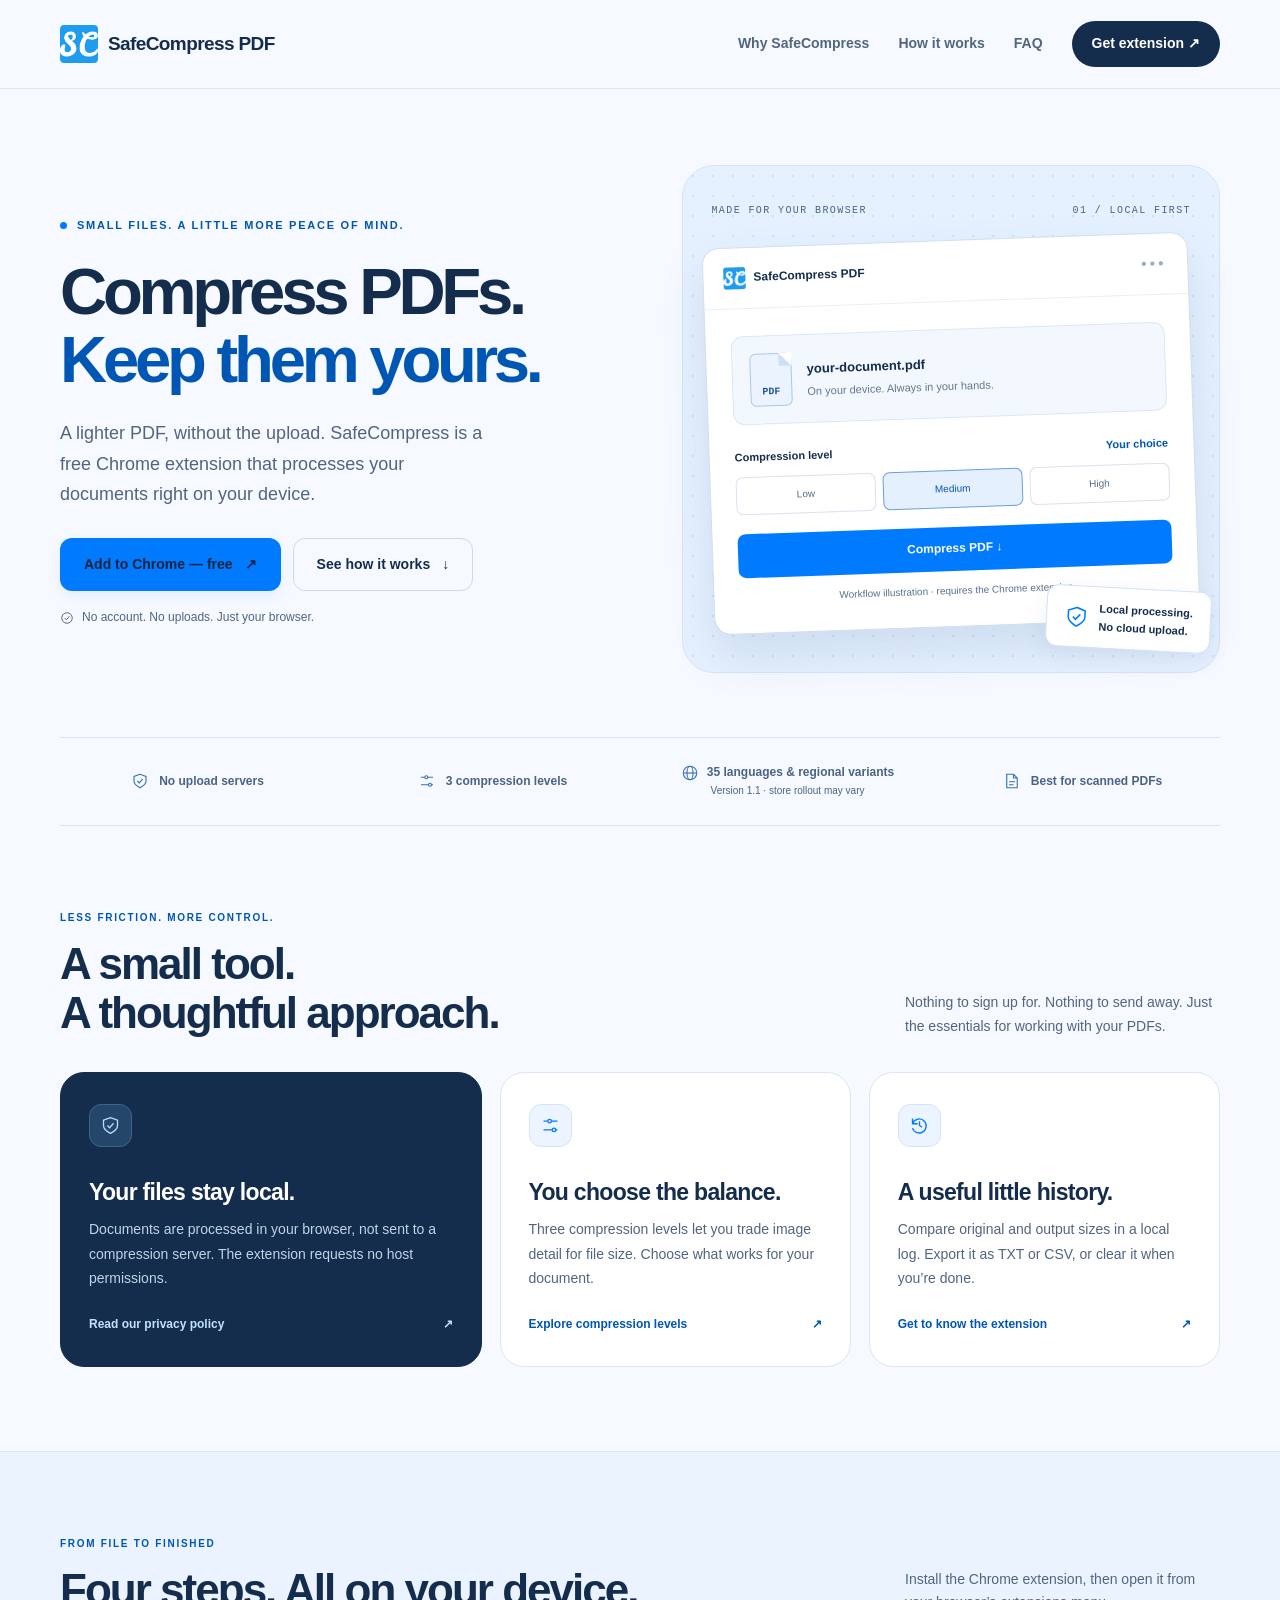
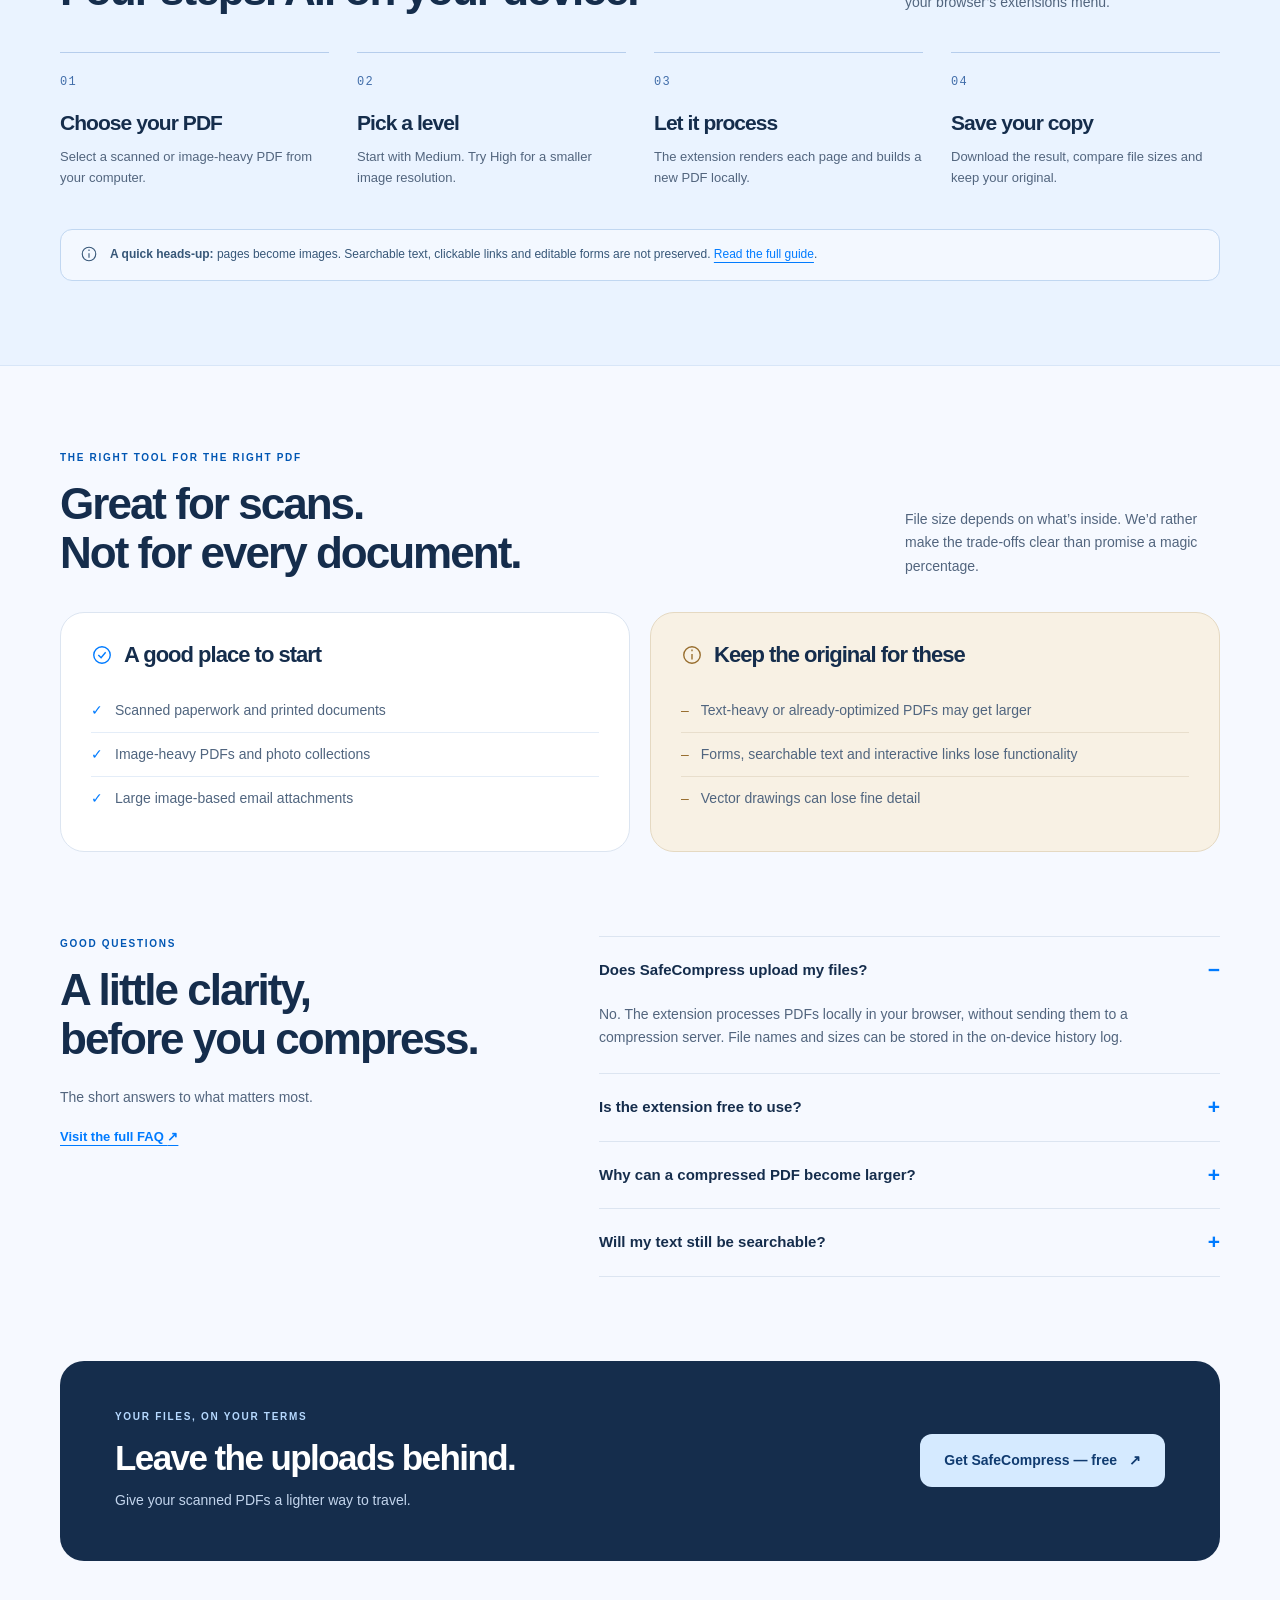
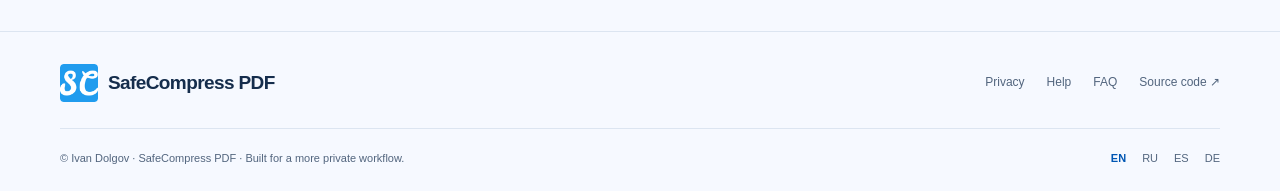
<file: index.html>
<!doctype html>
<html lang="en">
<head>
<meta charset="utf-8">
<meta name="viewport" content="width=device-width,initial-scale=1">
<title>Compress PDF locally in Chrome – SafeCompress PDF</title>
<meta name="description" content="Compress PDFs locally in Chrome without uploading your files. A free extension with three compression levels for scanned and image-heavy PDFs. No account needed.">
<link rel="canonical" href="https://safecompress-pdf.github.io/">
<link rel="alternate" hreflang="en" href="https://safecompress-pdf.github.io/">
<link rel="alternate" hreflang="ru" href="https://safecompress-pdf.github.io/ru/">
<link rel="alternate" hreflang="es" href="https://safecompress-pdf.github.io/es/">
<link rel="alternate" hreflang="de" href="https://safecompress-pdf.github.io/de/">
<link rel="alternate" hreflang="x-default" href="https://safecompress-pdf.github.io/">
<meta property="og:type" content="website">
<meta property="og:title" content="Compress PDFs in Chrome – SafeCompress PDF">
<meta property="og:description" content="Your PDFs. Your device. Compress scanned documents locally in Chrome, without uploads or an account.">
<meta property="og:url" content="https://safecompress-pdf.github.io/">
<meta name="twitter:card" content="summary">
<meta name="twitter:title" content="Compress PDFs in Chrome – SafeCompress PDF">
<meta name="twitter:description" content="Compress scanned PDFs locally in Chrome. Free, no uploads, no account.">
<meta name="theme-color" content="#007bff">
<link rel="icon" type="image/png" sizes="48x48" href="assets/icon48.png">
<link rel="stylesheet" href="assets/site.css">
<script type="application/ld+json">{"@context":"https://schema.org","@type":"WebSite","name":"SafeCompress PDF","url":"https://safecompress-pdf.github.io/"}</script>
<script type="application/ld+json">{"@context":"https://schema.org","@type":"SoftwareApplication","name":"SafeCompress PDF","operatingSystem":"Chrome","applicationCategory":"UtilitiesApplication","offers":{"@type":"Offer","price":"0","priceCurrency":"USD"},"description":"Compress scanned and image-heavy PDFs locally in Chrome. No uploads, no account.","url":"https://safecompress-pdf.github.io/"}</script>
</head>
<body>
<!-- [ДОПОЛНЕНИЕ ИИ] Visual redesign. The preview is an illustration, not a working compressor. -->
<svg xmlns="http://www.w3.org/2000/svg" width="0" height="0" aria-hidden="true" style="position:absolute"><defs>
<symbol id="icon-shield" viewBox="0 0 24 24"><path d="M12 3 4 6v6c0 5 8 9 8 9s8-4 8-9V6z"/><path d="m8.5 12 2.5 2.5 4.5-5"/></symbol>
<symbol id="icon-sliders" viewBox="0 0 24 24"><path d="M4 7h5m4 0h7M4 17h10m4 0h2"/><circle cx="11" cy="7" r="2"/><circle cx="16" cy="17" r="2"/></symbol>
<symbol id="icon-history" viewBox="0 0 24 24"><path d="M4 10a8 8 0 1 1 0 5M4 4v6h6M12 7v5l3 2"/></symbol>
<symbol id="icon-check" viewBox="0 0 24 24"><circle cx="12" cy="12" r="9"/><path d="m8 12 3 3 5-6"/></symbol>
<symbol id="icon-info" viewBox="0 0 24 24"><circle cx="12" cy="12" r="9"/><path d="M12 11v6m0-11v2"/></symbol>
<symbol id="icon-file" viewBox="0 0 24 24"><path d="M14 3H5v18h14V8zM14 3v5h5M8 13h8m-8 4h6"/></symbol>
<symbol id="icon-globe" viewBox="0 0 24 24"><circle cx="12" cy="12" r="9"/><ellipse cx="12" cy="12" rx="4" ry="9"/><path d="M3 12h18"/></symbol>
</defs></svg>
<a class="skip-link" href="#main">Skip to content</a>
<header class="site-header"><div class="container header-inner">
<a class="brand" href="index.html" aria-label="SafeCompress PDF home"><img class="brand-icon" src="assets/icon128.png" width="38" height="38" alt="">SafeCompress PDF</a>
<nav class="header-nav" aria-label="Main navigation"><a class="nav-detail" href="#features">Why SafeCompress</a><a class="nav-detail" href="#how-it-works">How it works</a><a class="nav-detail" href="#faq">FAQ</a><a class="nav-cta" href="https://chromewebstore.google.com/detail/safecompress-pdf/dmghlkjffibeckbdjgnkmdolbiakbpoo">Get extension <span aria-hidden="true">↗</span></a></nav>
</div></header>
<main id="main">
<div class="container">
<section class="hero" aria-labelledby="hero-title">
<div class="hero-copy"><div class="eyebrow"><span class="dot" aria-hidden="true"></span>Small files. A little more peace of mind.</div>
<h1 id="hero-title">Compress PDFs.<br><span>Keep them yours.</span></h1>
<p class="hero-lead">A lighter PDF, without the upload. SafeCompress is a free Chrome extension that processes your documents right on your device.</p>
<div class="actions"><a class="button button-primary" href="https://chromewebstore.google.com/detail/safecompress-pdf/dmghlkjffibeckbdjgnkmdolbiakbpoo">Add to Chrome — free <span aria-hidden="true">↗</span></a><a class="button button-secondary" href="#how-it-works">See how it works <span aria-hidden="true">↓</span></a></div>
<p class="hero-note"><svg fill="none" stroke="currentColor" stroke-width="1.6" aria-hidden="true"><use href="#icon-check"/></svg>No account. No uploads. Just your browser.</p></div>
<div class="hero-visual" role="img" aria-label="Illustrated workflow: choose a PDF, select a compression level, and process it on your device. Not an interactive tool.">
<div class="preview-topline"><span>Made for your browser</span><span>01 / Local first</span></div>
<div class="preview-window"><div class="window-bar"><span class="window-brand"><img class="brand-icon" src="assets/icon48.png" width="22" height="22" alt="">SafeCompress PDF</span><span class="window-dots">•••</span></div><div class="window-body">
<div class="file-illustration"><span class="pdf-icon">PDF</span><div><div class="file-name">your-document.pdf</div><div class="file-sub">On your device. Always in your hands.</div></div></div>
<div class="setting-label">Compression level <span>Your choice</span></div><div class="quality-options"><span>Low</span><span class="selected">Medium</span><span>High</span></div>
<div class="preview-action">Compress PDF <span aria-hidden="true">↓</span></div><p class="preview-caption">Workflow illustration · requires the Chrome extension</p>
</div></div><div class="local-badge"><svg fill="none" stroke="currentColor" stroke-width="1.5" aria-hidden="true"><use href="#icon-shield"/></svg><span>Local processing.<br>No cloud upload.</span></div>
</div></section>
<div class="trust-strip" aria-label="Product facts">
<span><svg fill="none" stroke-width="1.5" aria-hidden="true"><use href="#icon-shield"/></svg>No upload servers</span>
<span><svg fill="none" stroke-width="1.5" aria-hidden="true"><use href="#icon-sliders"/></svg>3 compression levels</span>
<span class="locale-fact"><svg fill="none" stroke-width="1.5" aria-hidden="true"><use href="#icon-globe"/></svg>35 languages &amp; regional variants<small>Version 1.1 · store rollout may vary</small></span>
<span><svg fill="none" stroke-width="1.5" aria-hidden="true"><use href="#icon-file"/></svg>Best for scanned PDFs</span>
</div>
<section class="section" id="features" aria-labelledby="features-title"><div class="section-heading"><div><span class="section-label">Less friction. More control.</span><h2 id="features-title">A small tool.<br>A thoughtful approach.</h2></div><p>Nothing to sign up for. Nothing to send away. Just the essentials for working with your PDFs.</p></div>
<div class="feature-grid">
<article class="feature-card feature-dark"><div class="feature-icon"><svg fill="none" stroke="currentColor" stroke-width="1.5" aria-hidden="true"><use href="#icon-shield"/></svg></div><h3>Your files stay local.</h3><p>Documents are processed in your browser, not sent to a compression server. The extension requests no host permissions.</p><a class="text-link" href="privacy.html">Read our privacy policy <span aria-hidden="true">↗</span></a></article>
<article class="feature-card"><div class="feature-icon"><svg fill="none" stroke="currentColor" stroke-width="1.5" aria-hidden="true"><use href="#icon-sliders"/></svg></div><h3>You choose the balance.</h3><p>Three compression levels let you trade image detail for file size. Choose what works for your document.</p><a class="text-link" href="compress-pdf/index.html">Explore compression levels <span aria-hidden="true">↗</span></a></article>
<article class="feature-card"><div class="feature-icon"><svg fill="none" stroke="currentColor" stroke-width="1.5" aria-hidden="true"><use href="#icon-history"/></svg></div><h3>A useful little history.</h3><p>Compare original and output sizes in a local log. Export it as TXT or CSV, or clear it when you’re done.</p><a class="text-link" href="help.html">Get to know the extension <span aria-hidden="true">↗</span></a></article>
</div></section></div>
<section class="section how-section" id="how-it-works" aria-labelledby="how-title"><div class="container"><div class="section-heading"><div><span class="section-label">From file to finished</span><h2 id="how-title">Four steps. All on your device.</h2></div><p>Install the Chrome extension, then open it from your browser’s extensions menu.</p></div>
<ol class="steps"><li><h3>Choose your PDF</h3><p>Select a scanned or image-heavy PDF from your computer.</p></li><li><h3>Pick a level</h3><p>Start with Medium. Try High for a smaller image resolution.</p></li><li><h3>Let it process</h3><p>The extension renders each page and builds a new PDF locally.</p></li><li><h3>Save your copy</h3><p>Download the result, compare file sizes and keep your original.</p></li></ol>
<div class="note-panel"><svg fill="none" stroke="currentColor" stroke-width="1.5" aria-hidden="true"><use href="#icon-info"/></svg><p><strong>A quick heads-up:</strong> pages become images. Searchable text, clickable links and editable forms are not preserved. <a href="how-to-compress-pdf/index.html">Read the full guide</a>.</p></div></div></section>
<div class="container"><section class="section" aria-labelledby="fit-title"><div class="section-heading"><div><span class="section-label">The right tool for the right PDF</span><h2 id="fit-title">Great for scans.<br>Not for every document.</h2></div><p>File size depends on what’s inside. We’d rather make the trade-offs clear than promise a magic percentage.</p></div>
<div class="fit-grid"><article class="fit-card"><div class="fit-heading"><svg fill="none" stroke="currentColor" stroke-width="1.5" aria-hidden="true"><use href="#icon-check"/></svg><h3>A good place to start</h3></div><ul class="check-list"><li>Scanned paperwork and printed documents</li><li>Image-heavy PDFs and photo collections</li><li>Large image-based email attachments</li></ul></article>
<article class="fit-card caution"><div class="fit-heading"><svg fill="none" stroke="currentColor" stroke-width="1.5" aria-hidden="true"><use href="#icon-info"/></svg><h3>Keep the original for these</h3></div><ul class="check-list"><li>Text-heavy or already-optimized PDFs may get larger</li><li>Forms, searchable text and interactive links lose functionality</li><li>Vector drawings can lose fine detail</li></ul></article></div></section>
<section class="section faq-section" id="faq" aria-labelledby="faq-title"><div class="faq-layout"><div class="split-heading"><span class="section-label">Good questions</span><h2 id="faq-title">A little clarity,<br>before you compress.</h2><p>The short answers to what matters most.</p><a href="faq.html">Visit the full FAQ <span aria-hidden="true">↗</span></a></div>
<div class="faq-list"><details open><summary>Does SafeCompress upload my files?</summary><p>No. The extension processes PDFs locally in your browser, without sending them to a compression server. File names and sizes can be stored in the on-device history log.</p></details><details><summary>Is the extension free to use?</summary><p>Yes. SafeCompress PDF is free to install and use, and no account is required.</p></details><details><summary>Why can a compressed PDF become larger?</summary><p>The extension rebuilds pages as images. Text-heavy and already-optimized PDFs can therefore become larger. It works best with scanned and image-heavy documents.</p></details><details><summary>Will my text still be searchable?</summary><p>No. Rasterization replaces the original text layer with page images. Text selection, clickable links and editable forms are not preserved. Always keep your original file.</p></details></div></div></section>
<section class="cta-panel" aria-labelledby="cta-title"><div><span class="section-label">Your files, on your terms</span><h2 id="cta-title">Leave the uploads behind.</h2><p>Give your scanned PDFs a lighter way to travel.</p></div><a class="button" href="https://chromewebstore.google.com/detail/safecompress-pdf/dmghlkjffibeckbdjgnkmdolbiakbpoo">Get SafeCompress — free <span aria-hidden="true">↗</span></a></section>
</div></main>
<footer class="site-footer"><div class="container"><div class="footer-inner"><a class="brand" href="index.html"><img class="brand-icon" src="assets/icon128.png" width="38" height="38" alt="">SafeCompress PDF</a><nav class="footer-links" aria-label="Resources"><a href="privacy.html">Privacy</a><a href="help.html">Help</a><a href="faq.html">FAQ</a><a href="https://github.com/Myusername-isnotavailable/safecompress-pdf">Source code ↗</a></nav></div><div class="footer-bottom"><span>© Ivan Dolgov · SafeCompress PDF · Built for a more private workflow.</span><nav class="languages" aria-label="Website language"><a href="index.html" lang="en" aria-current="page">EN</a><a href="ru/index.html" lang="ru">RU</a><a href="es/index.html" lang="es">ES</a><a href="de/index.html" lang="de">DE</a></nav></div></div></footer>
<!-- [ДОПОЛНЕНИЕ ИИ] Website analytics integration. -->
<!-- Yandex.Metrika counter -->
<script type="text/javascript">
    (function(m,e,t,r,i,k,a){
        m[i]=m[i]||function(){(m[i].a=m[i].a||[]).push(arguments)};
        m[i].l=1*new Date();
        for (var j = 0; j < document.scripts.length; j++) {if (document.scripts[j].src === r) { return; }}
        k=e.createElement(t),a=e.getElementsByTagName(t)[0],k.async=1,k.src=r,a.parentNode.insertBefore(k,a)
    })(window, document,'script','https://mc.yandex.ru/metrika/tag.js?id=112760352', 'ym');

    ym(112760352, 'init', {ssr:true, webvisor:true, clickmap:true, referrer: document.referrer, url: location.href, accurateTrackBounce:true, trackLinks:true});
</script>
<noscript><div><img src="https://mc.yandex.ru/watch/112760352" style="position:absolute; left:-9999px;" alt="" /></div></noscript>
<!-- /Yandex.Metrika counter -->
</body>
</html>
</file>
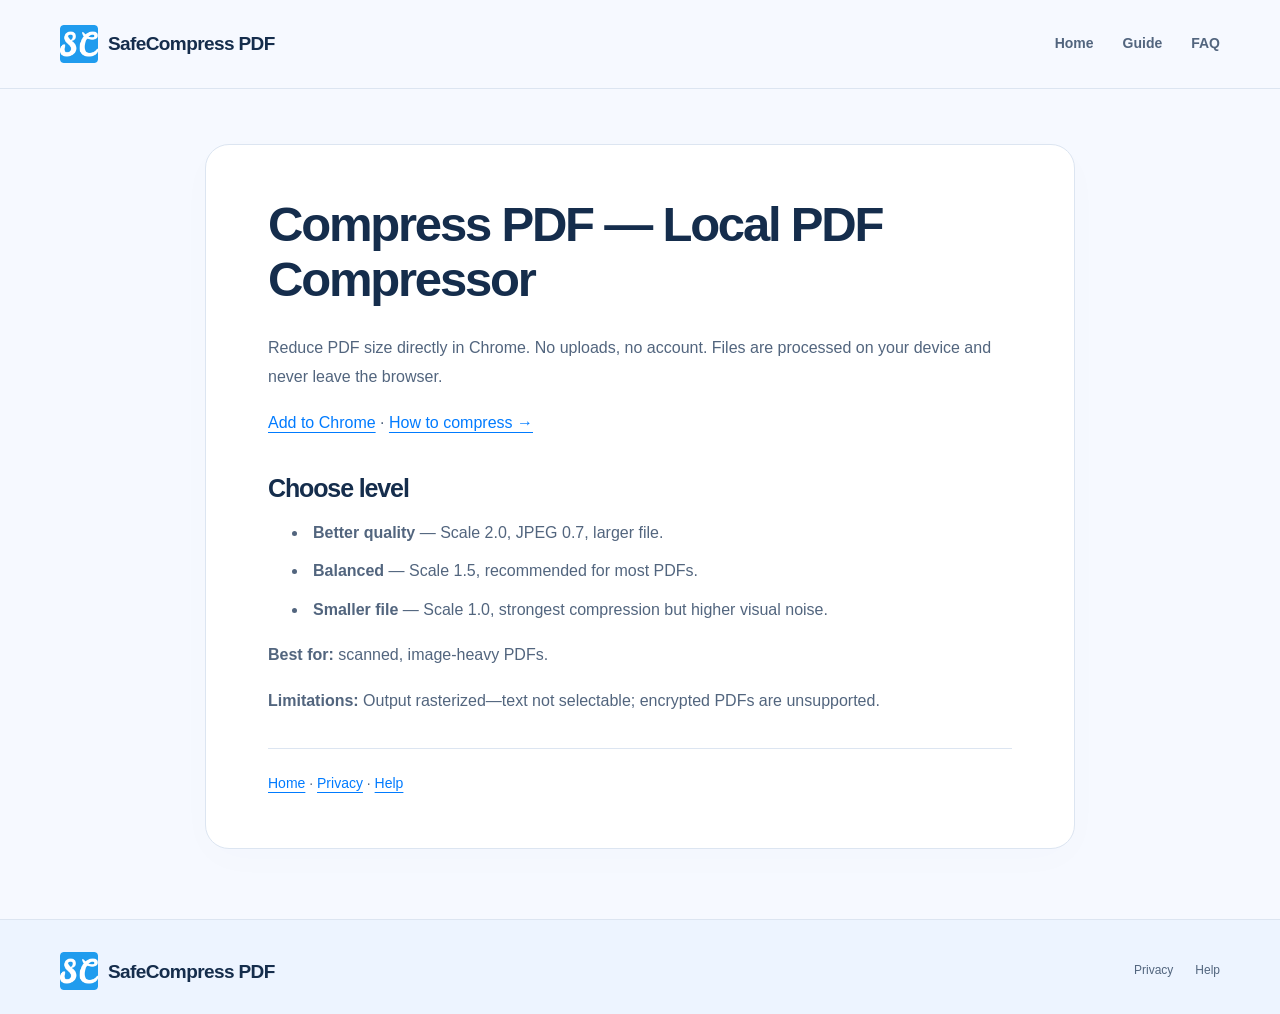
<file: compress-pdf/index.html>
<!doctype html>
<html lang="en">
<head>
<meta charset="utf-8">
<meta name="viewport" content="width=device-width,initial-scale=1">
<title>Compress PDF — Local PDF Compressor | SafeCompress PDF</title>
<meta name="description" content="Compress PDF locally in Chrome. No uploads, no account. Choose Better quality, Balanced, or Smaller file. Private and offline.">
<link rel="canonical" href="https://safecompress-pdf.github.io/compress-pdf/">
<link rel="alternate" hreflang="en" href="https://safecompress-pdf.github.io/compress-pdf/">
<link rel="alternate" hreflang="x-default" href="https://safecompress-pdf.github.io/compress-pdf/">
<meta property="og:title" content="Compress PDF Locally — SafeCompress PDF">
<meta property="og:description" content="Reduce PDF size in your browser. No uploads, no account. Faster than uploading methods.">
<script type="application/ld+json">{ "@context":"https://schema.org","@type":"SoftwareApplication","name":"SafeCompress PDF","operatingSystem":"Chrome","applicationCategory":"UtilitiesApplication","offers":{"@type":"Offer","price":"0","priceCurrency":"USD"},"description":"Compress PDFs locally in Chrome. No uploads, no account." }</script>
<link rel="stylesheet" href="../assets/site.css">
<link rel="icon" type="image/png" sizes="48x48" href="../assets/icon48.png">
</head>
<body class="article-page">
<!-- [ДОПОЛНЕНИЕ ИИ] visual shell -->
<a class="skip-link" href="#main">Skip to main content</a>
<header class="site-header">
  <div class="container header-inner">
    <a class="brand" href="../index.html"><img class="brand-icon" src="../assets/icon128.png" width="38" height="38" alt="">SafeCompress PDF</a>
    <nav class="header-nav" aria-label="Main navigation">
      <a href="../index.html">Home</a>
      <a href="../how-to-compress-pdf/index.html">Guide</a>
      <a href="../faq.html">FAQ</a>
    </nav>
  </div>
</header>
<main id="main" class="container article-shell">
<article class="article-card">
<h1>Compress PDF — Local PDF Compressor</h1>
<p>Reduce PDF size directly in Chrome. No uploads, no account. Files are processed on your device and never leave the browser.</p>
<p><a href="https://chromewebstore.google.com/detail/safecompress-pdf/dmghlkjffibeckbdjgnkmdolbiakbpoo">Add to Chrome</a> · <a href="../how-to-compress-pdf/index.html">How to compress →</a></p>
<h2>Choose level</h2>
<ul>
<li><strong>Better quality</strong> — Scale 2.0, JPEG 0.7, larger file.</li>
<li><strong>Balanced</strong> — Scale 1.5, recommended for most PDFs.</li>
<li><strong>Smaller file</strong> — Scale 1.0, strongest compression but higher visual noise.</li>
</ul>
<p><strong>Best for:</strong> scanned, image-heavy PDFs.</p>
<p><strong>Limitations:</strong> Output rasterized—text not selectable; encrypted PDFs are unsupported.</p>
<p><a href="../index.html">Home</a> · <a href="../privacy.html">Privacy</a> · <a href="../help.html">Help</a></p>
</article>
</main>
<footer class="site-footer">
  <div class="container footer-inner">
    <a class="brand" href="../index.html"><img class="brand-icon" src="../assets/icon128.png" width="38" height="38" alt="">SafeCompress PDF</a>
    <div class="footer-links">
      <a href="../privacy.html">Privacy</a>
      <a href="../help.html">Help</a>
    </div>
  </div>
</footer>
<!-- [ДОПОЛНЕНИЕ ИИ] Website analytics integration. -->
<!-- Yandex.Metrika counter -->
<script type="text/javascript">
    (function(m,e,t,r,i,k,a){
        m[i]=m[i]||function(){(m[i].a=m[i].a||[]).push(arguments)};
        m[i].l=1*new Date();
        for (var j = 0; j < document.scripts.length; j++) {if (document.scripts[j].src === r) { return; }}
        k=e.createElement(t),a=e.getElementsByTagName(t)[0],k.async=1,k.src=r,a.parentNode.insertBefore(k,a)
    })(window, document,'script','https://mc.yandex.ru/metrika/tag.js?id=112760352', 'ym');

    ym(112760352, 'init', {ssr:true, webvisor:true, clickmap:true, referrer: document.referrer, url: location.href, accurateTrackBounce:true, trackLinks:true});
</script>
<noscript><div><img src="https://mc.yandex.ru/watch/112760352" style="position:absolute; left:-9999px;" alt="" /></div></noscript>
<!-- /Yandex.Metrika counter -->
</body>
</html>
</file>
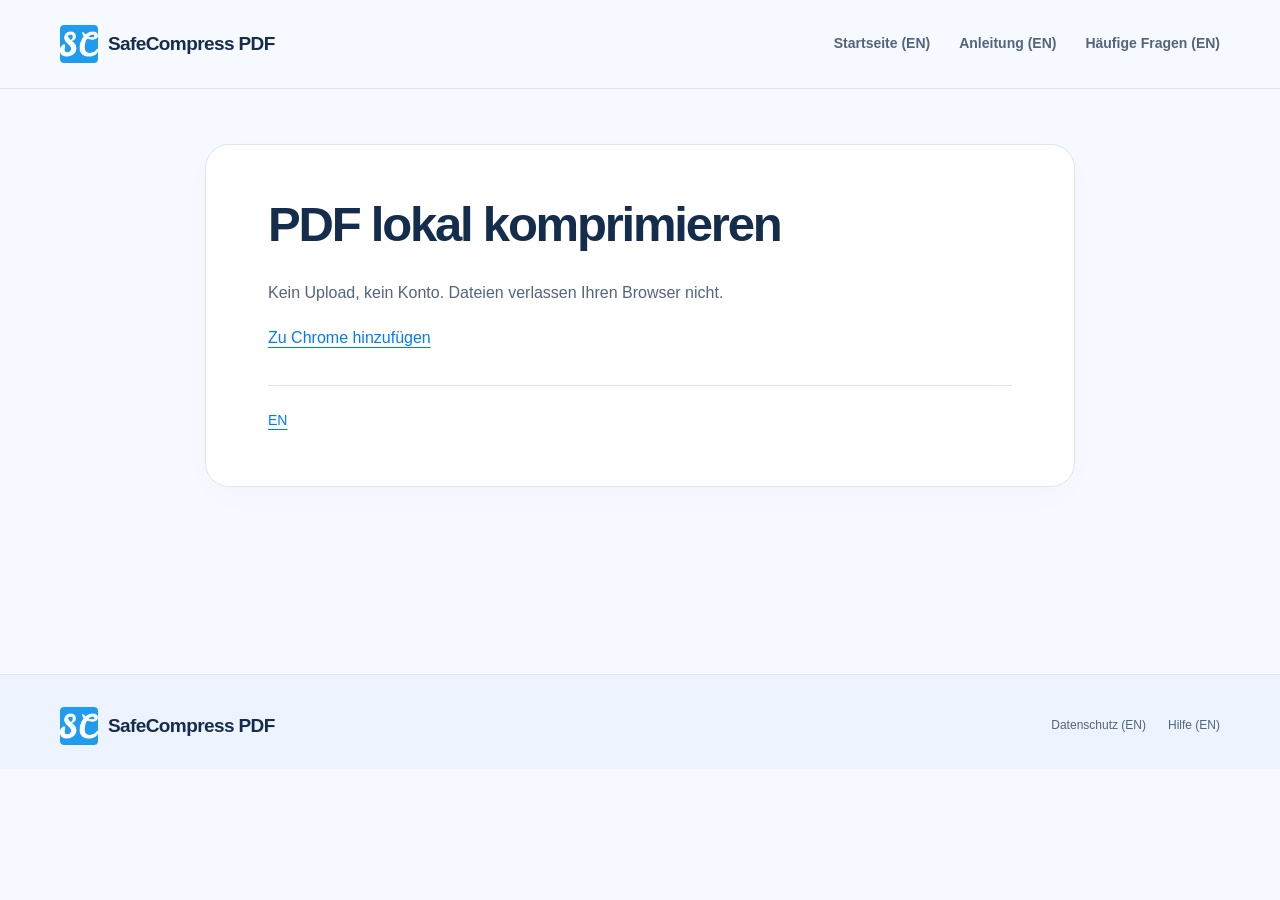
<file: de/index.html>
<!doctype html>
<html lang="de">
<head>
<meta charset="utf-8">
<meta name="viewport" content="width=device-width,initial-scale=1">
<title>SafeCompress PDF — PDF lokal komprimieren</title>
<meta name="description" content="PDF lokal in Chrome komprimieren. Kein Upload, kein Konto. Ideal für gescannte PDFs.">
<link rel="canonical" href="https://safecompress-pdf.github.io/de/">
<link rel="alternate" hreflang="de" href="https://safecompress-pdf.github.io/de/">
<link rel="alternate" hreflang="en" href="https://safecompress-pdf.github.io/">
<link rel="alternate" hreflang="ru" href="https://safecompress-pdf.github.io/ru/">
<link rel="alternate" hreflang="es" href="https://safecompress-pdf.github.io/es/">
<link rel="alternate" hreflang="x-default" href="https://safecompress-pdf.github.io/">
<link rel="stylesheet" href="../assets/site.css">
<link rel="icon" type="image/png" sizes="48x48" href="../assets/icon48.png">
</head>
<body class="article-page">
<!-- [ДОПОЛНЕНИЕ ИИ] visual shell -->
<a class="skip-link" href="#main">Zum Hauptinhalt springen</a>
<header class="site-header">
  <div class="container header-inner">
    <a class="brand" href="../index.html"><img class="brand-icon" src="../assets/icon128.png" width="38" height="38" alt="">SafeCompress PDF</a>
    <nav class="header-nav" aria-label="Hauptnavigation">
      <a href="../index.html">Startseite (EN)</a>
      <a href="../how-to-compress-pdf/index.html">Anleitung (EN)</a>
      <a href="../faq.html">Häufige Fragen (EN)</a>
    </nav>
  </div>
</header>
<main id="main" class="container article-shell">
<article class="article-card">
<h1>PDF lokal komprimieren</h1>
<p>Kein Upload, kein Konto. Dateien verlassen Ihren Browser nicht.</p>
<p><a href="https://chromewebstore.google.com/detail/safecompress-pdf/dmghlkjffibeckbdjgnkmdolbiakbpoo">Zu Chrome hinzufügen</a></p>
<p><a href="../index.html">EN</a></p>
</article>
</main>
<footer class="site-footer">
  <div class="container footer-inner">
    <a class="brand" href="../index.html"><img class="brand-icon" src="../assets/icon128.png" width="38" height="38" alt="">SafeCompress PDF</a>
    <div class="footer-links">
      <a href="../privacy.html">Datenschutz (EN)</a>
      <a href="../help.html">Hilfe (EN)</a>
    </div>
  </div>
</footer>
<!-- [ДОПОЛНЕНИЕ ИИ] Website analytics integration. -->
<!-- Yandex.Metrika counter -->
<script type="text/javascript">
    (function(m,e,t,r,i,k,a){
        m[i]=m[i]||function(){(m[i].a=m[i].a||[]).push(arguments)};
        m[i].l=1*new Date();
        for (var j = 0; j < document.scripts.length; j++) {if (document.scripts[j].src === r) { return; }}
        k=e.createElement(t),a=e.getElementsByTagName(t)[0],k.async=1,k.src=r,a.parentNode.insertBefore(k,a)
    })(window, document,'script','https://mc.yandex.ru/metrika/tag.js?id=112760352', 'ym');

    ym(112760352, 'init', {ssr:true, webvisor:true, clickmap:true, referrer: document.referrer, url: location.href, accurateTrackBounce:true, trackLinks:true});
</script>
<noscript><div><img src="https://mc.yandex.ru/watch/112760352" style="position:absolute; left:-9999px;" alt="" /></div></noscript>
<!-- /Yandex.Metrika counter -->
</body>
</html>
</file>
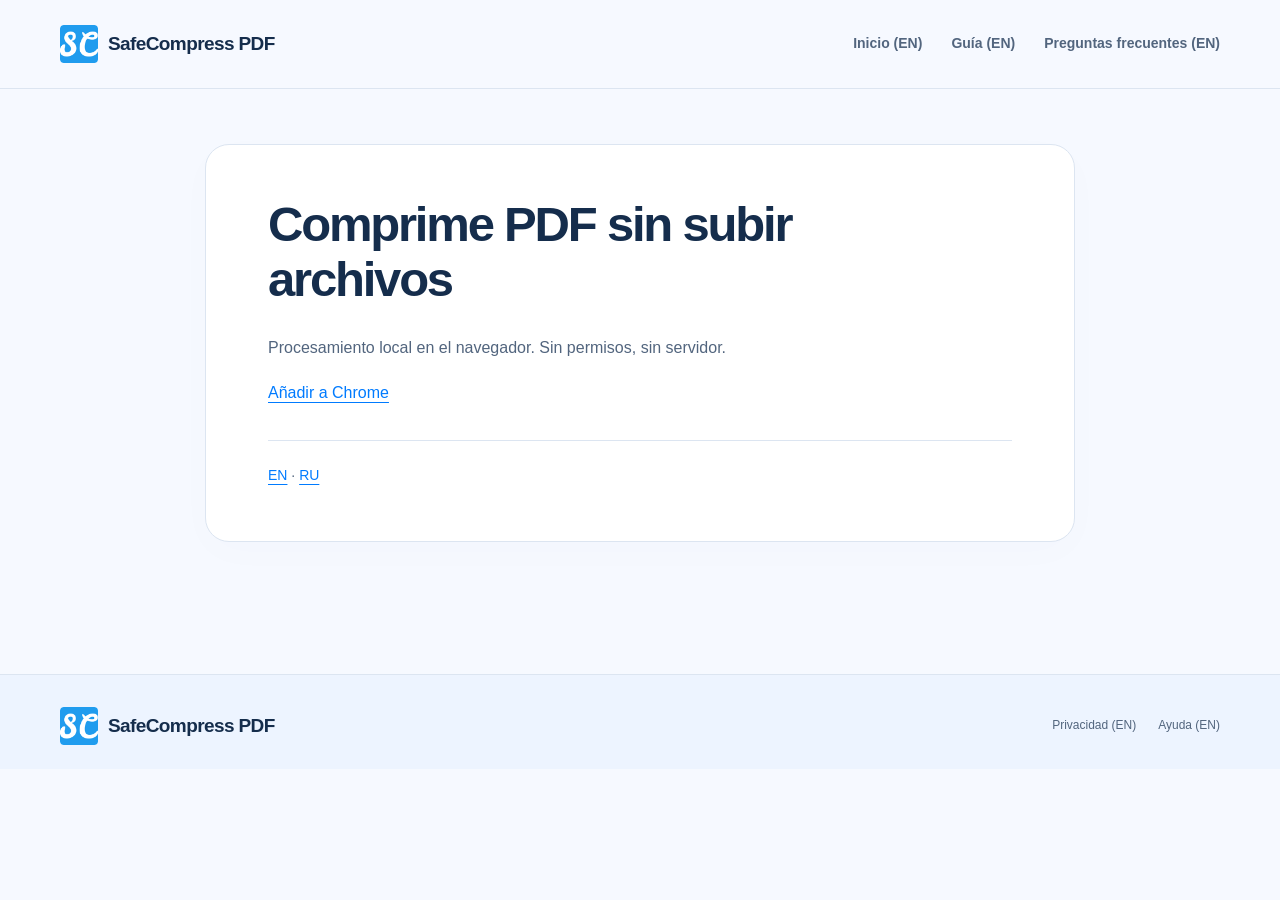
<file: es/index.html>
<!doctype html>
<html lang="es">
<head>
<meta charset="utf-8">
<meta name="viewport" content="width=device-width,initial-scale=1">
<title>SafeCompress PDF — Comprimir PDF sin subir archivos</title>
<meta name="description" content="Comprime PDF localmente en Chrome. Sin subir archivos, sin cuenta. Ideal para PDFs escaneados.">
<link rel="canonical" href="https://safecompress-pdf.github.io/es/">
<link rel="alternate" hreflang="es" href="https://safecompress-pdf.github.io/es/">
<link rel="alternate" hreflang="en" href="https://safecompress-pdf.github.io/">
<link rel="alternate" hreflang="ru" href="https://safecompress-pdf.github.io/ru/">
<link rel="alternate" hreflang="de" href="https://safecompress-pdf.github.io/de/">
<link rel="alternate" hreflang="x-default" href="https://safecompress-pdf.github.io/">
<link rel="stylesheet" href="../assets/site.css">
<link rel="icon" type="image/png" sizes="48x48" href="../assets/icon48.png">
</head>
<body class="article-page">
<!-- [ДОПОЛНЕНИЕ ИИ] visual shell -->
<a class="skip-link" href="#main">Saltar al contenido principal</a>
<header class="site-header">
  <div class="container header-inner">
    <a class="brand" href="../index.html"><img class="brand-icon" src="../assets/icon128.png" width="38" height="38" alt="">SafeCompress PDF</a>
    <nav class="header-nav" aria-label="Navegación principal">
      <a href="../index.html">Inicio (EN)</a>
      <a href="../how-to-compress-pdf/index.html">Guía (EN)</a>
      <a href="../faq.html">Preguntas frecuentes (EN)</a>
    </nav>
  </div>
</header>
<main id="main" class="container article-shell">
<article class="article-card">
<h1>Comprime PDF sin subir archivos</h1>
<p>Procesamiento local en el navegador. Sin permisos, sin servidor.</p>
<p><a href="https://chromewebstore.google.com/detail/safecompress-pdf/dmghlkjffibeckbdjgnkmdolbiakbpoo">Añadir a Chrome</a></p>
<p><a href="../index.html">EN</a> · <a href="../ru/index.html">RU</a></p>
</article>
</main>
<footer class="site-footer">
  <div class="container footer-inner">
    <a class="brand" href="../index.html"><img class="brand-icon" src="../assets/icon128.png" width="38" height="38" alt="">SafeCompress PDF</a>
    <div class="footer-links">
      <a href="../privacy.html">Privacidad (EN)</a>
      <a href="../help.html">Ayuda (EN)</a>
    </div>
  </div>
</footer>
<!-- [ДОПОЛНЕНИЕ ИИ] Website analytics integration. -->
<!-- Yandex.Metrika counter -->
<script type="text/javascript">
    (function(m,e,t,r,i,k,a){
        m[i]=m[i]||function(){(m[i].a=m[i].a||[]).push(arguments)};
        m[i].l=1*new Date();
        for (var j = 0; j < document.scripts.length; j++) {if (document.scripts[j].src === r) { return; }}
        k=e.createElement(t),a=e.getElementsByTagName(t)[0],k.async=1,k.src=r,a.parentNode.insertBefore(k,a)
    })(window, document,'script','https://mc.yandex.ru/metrika/tag.js?id=112760352', 'ym');

    ym(112760352, 'init', {ssr:true, webvisor:true, clickmap:true, referrer: document.referrer, url: location.href, accurateTrackBounce:true, trackLinks:true});
</script>
<noscript><div><img src="https://mc.yandex.ru/watch/112760352" style="position:absolute; left:-9999px;" alt="" /></div></noscript>
<!-- /Yandex.Metrika counter -->
</body>
</html>
</file>
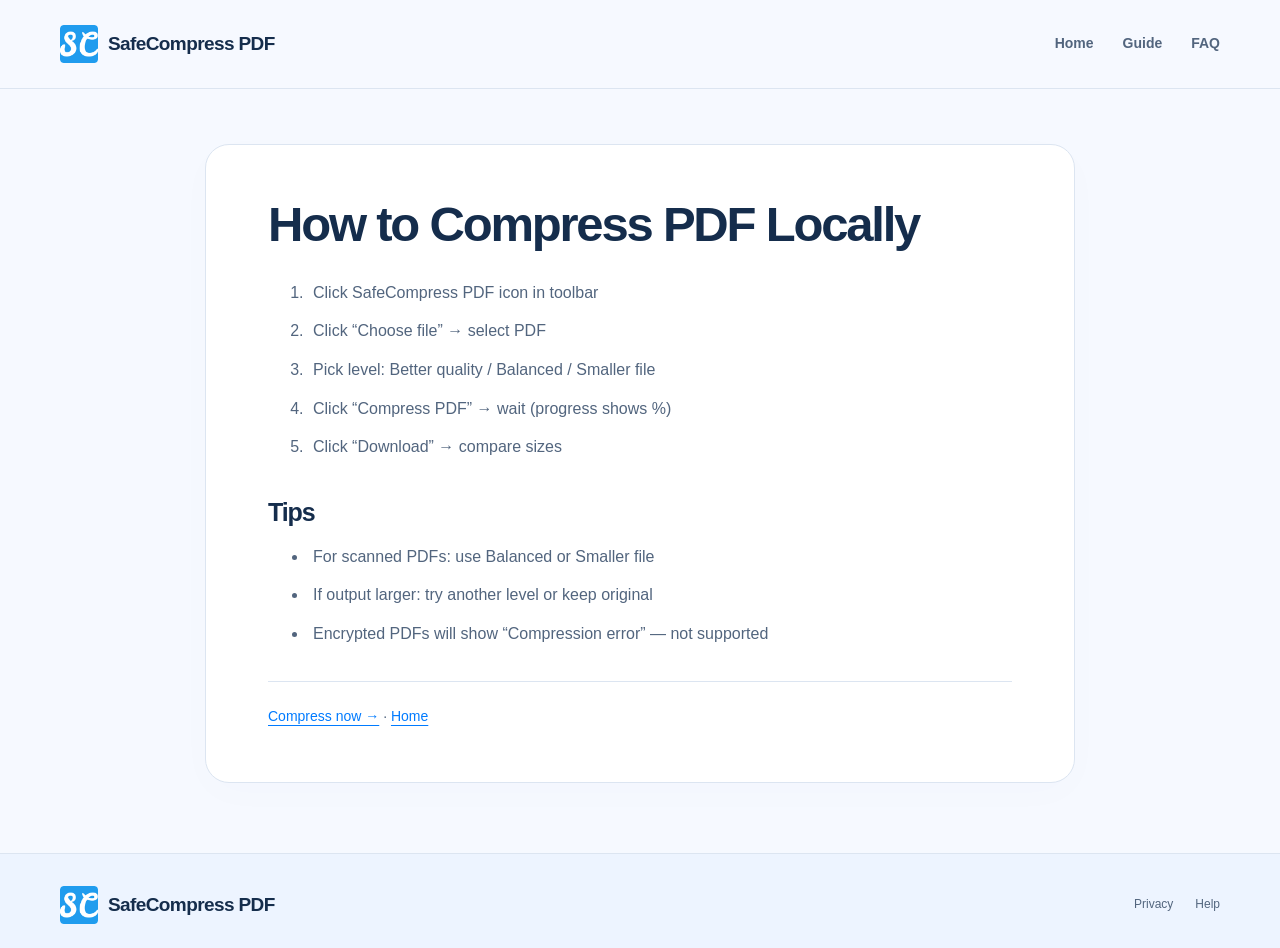
<file: how-to-compress-pdf/index.html>
<!doctype html>
<html lang="en">
<head>
<meta charset="utf-8">
<meta name="viewport" content="width=device-width,initial-scale=1">
<title>How to Compress PDF — Step by Step | SafeCompress PDF</title>
<meta name="description" content="Learn how to compress PDF locally in Chrome with SafeCompress PDF. Step-by-step tutorial for scanned and image-heavy PDFs.">
<link rel="canonical" href="https://safecompress-pdf.github.io/how-to-compress-pdf/">
<meta property="og:title" content="How to Compress PDF">
<script type="application/ld+json">{"@context":"https://schema.org","@type":"HowTo","name":"How to Compress PDF with SafeCompress","step":[{"@type":"HowToStep","text":"Click SafeCompress icon and choose PDF"},{"@type":"HowToStep","text":"Select compression level"},{"@type":"HowToStep","text":"Click Compress PDF and wait"},{"@type":"HowToStep","text":"Download compressed PDF"}]}</script>
<link rel="stylesheet" href="../assets/site.css">
<link rel="icon" type="image/png" sizes="48x48" href="../assets/icon48.png">
</head>
<body class="article-page">
<!-- [ДОПОЛНЕНИЕ ИИ] visual shell -->
<a class="skip-link" href="#main">Skip to main content</a>
<header class="site-header">
  <div class="container header-inner">
    <a class="brand" href="../index.html"><img class="brand-icon" src="../assets/icon128.png" width="38" height="38" alt="">SafeCompress PDF</a>
    <nav class="header-nav" aria-label="Main navigation">
      <a href="../index.html">Home</a>
      <a href="../how-to-compress-pdf/index.html">Guide</a>
      <a href="../faq.html">FAQ</a>
    </nav>
  </div>
</header>
<main id="main" class="container article-shell">
<article class="article-card">
<h1>How to Compress PDF Locally</h1>
<ol>
<li>Click SafeCompress PDF icon in toolbar</li>
<li>Click “Choose file” → select PDF</li>
<li>Pick level: Better quality / Balanced / Smaller file</li>
<li>Click “Compress PDF” → wait (progress shows %)</li>
<li>Click “Download” → compare sizes</li>
</ol>
<h2>Tips</h2>
<ul>
<li>For scanned PDFs: use Balanced or Smaller file</li>
<li>If output larger: try another level or keep original</li>
<li>Encrypted PDFs will show “Compression error” — not supported</li>
</ul>
<p><a href="../compress-pdf/index.html">Compress now →</a> · <a href="../index.html">Home</a></p>
</article>
</main>
<footer class="site-footer">
  <div class="container footer-inner">
    <a class="brand" href="../index.html"><img class="brand-icon" src="../assets/icon128.png" width="38" height="38" alt="">SafeCompress PDF</a>
    <div class="footer-links">
      <a href="../privacy.html">Privacy</a>
      <a href="../help.html">Help</a>
    </div>
  </div>
</footer>
<!-- [ДОПОЛНЕНИЕ ИИ] Website analytics integration. -->
<!-- Yandex.Metrika counter -->
<script type="text/javascript">
    (function(m,e,t,r,i,k,a){
        m[i]=m[i]||function(){(m[i].a=m[i].a||[]).push(arguments)};
        m[i].l=1*new Date();
        for (var j = 0; j < document.scripts.length; j++) {if (document.scripts[j].src === r) { return; }}
        k=e.createElement(t),a=e.getElementsByTagName(t)[0],k.async=1,k.src=r,a.parentNode.insertBefore(k,a)
    })(window, document,'script','https://mc.yandex.ru/metrika/tag.js?id=112760352', 'ym');

    ym(112760352, 'init', {ssr:true, webvisor:true, clickmap:true, referrer: document.referrer, url: location.href, accurateTrackBounce:true, trackLinks:true});
</script>
<noscript><div><img src="https://mc.yandex.ru/watch/112760352" style="position:absolute; left:-9999px;" alt="" /></div></noscript>
<!-- /Yandex.Metrika counter -->
</body>
</html>
</file>
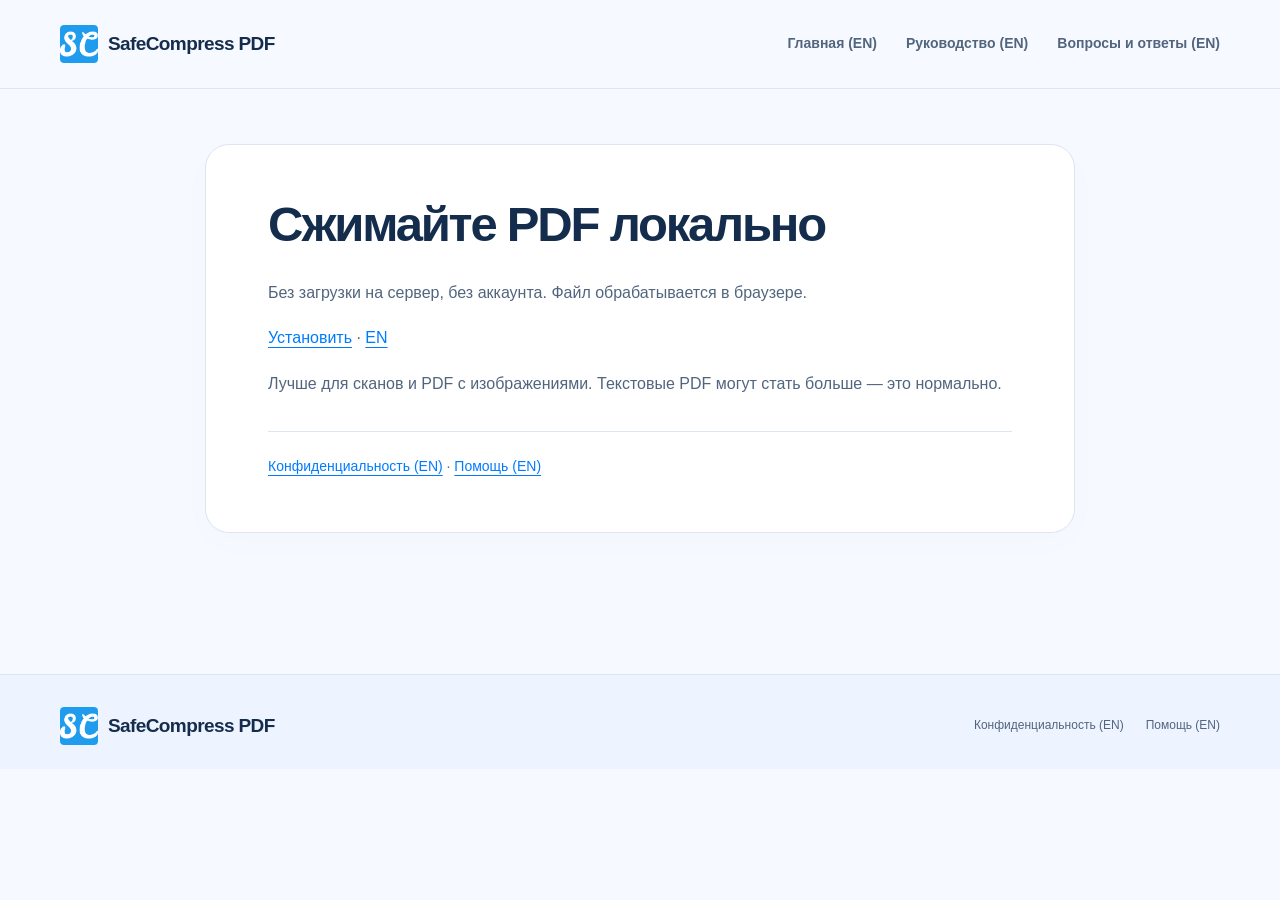
<file: ru/index.html>
<!doctype html>
<html lang="ru">
<head>
<meta charset="utf-8">
<meta name="viewport" content="width=device-width,initial-scale=1">
<title>SafeCompress PDF — Сжатие PDF локально в браузере</title>
<meta name="description" content="Сжимайте PDF локально в Chrome. Без загрузки на сервер, без аккаунта. Для сканов и PDF с изображениями.">
<link rel="canonical" href="https://safecompress-pdf.github.io/ru/">
<link rel="alternate" hreflang="ru" href="https://safecompress-pdf.github.io/ru/">
<link rel="alternate" hreflang="en" href="https://safecompress-pdf.github.io/">
<link rel="alternate" hreflang="es" href="https://safecompress-pdf.github.io/es/">
<link rel="alternate" hreflang="de" href="https://safecompress-pdf.github.io/de/">
<link rel="alternate" hreflang="x-default" href="https://safecompress-pdf.github.io/">
<link rel="stylesheet" href="../assets/site.css">
<link rel="icon" type="image/png" sizes="48x48" href="../assets/icon48.png">
</head>
<body class="article-page">
<!-- [ДОПОЛНЕНИЕ ИИ] visual shell -->
<a class="skip-link" href="#main">Перейти к основному содержимому</a>
<header class="site-header">
  <div class="container header-inner">
    <a class="brand" href="../index.html"><img class="brand-icon" src="../assets/icon128.png" width="38" height="38" alt="">SafeCompress PDF</a>
    <nav class="header-nav" aria-label="Основная навигация">
      <a href="../index.html">Главная (EN)</a>
      <a href="../how-to-compress-pdf/index.html">Руководство (EN)</a>
      <a href="../faq.html">Вопросы и ответы (EN)</a>
    </nav>
  </div>
</header>
<main id="main" class="container article-shell">
<article class="article-card">
<h1>Сжимайте PDF локально</h1>
<p>Без загрузки на сервер, без аккаунта. Файл обрабатывается в браузере.</p>
<p><a href="https://chromewebstore.google.com/detail/safecompress-pdf/dmghlkjffibeckbdjgnkmdolbiakbpoo">Установить</a> · <a href="../index.html">EN</a></p>
<p>Лучше для сканов и PDF с изображениями. Текстовые PDF могут стать больше — это нормально.</p>
<p><a href="../privacy.html">Конфиденциальность (EN)</a> · <a href="../help.html">Помощь (EN)</a></p>
</article>
</main>
<footer class="site-footer">
  <div class="container footer-inner">
    <a class="brand" href="../index.html"><img class="brand-icon" src="../assets/icon128.png" width="38" height="38" alt="">SafeCompress PDF</a>
    <div class="footer-links">
      <a href="../privacy.html">Конфиденциальность (EN)</a>
      <a href="../help.html">Помощь (EN)</a>
    </div>
  </div>
</footer>
<!-- [ДОПОЛНЕНИЕ ИИ] Website analytics integration. -->
<!-- Yandex.Metrika counter -->
<script type="text/javascript">
    (function(m,e,t,r,i,k,a){
        m[i]=m[i]||function(){(m[i].a=m[i].a||[]).push(arguments)};
        m[i].l=1*new Date();
        for (var j = 0; j < document.scripts.length; j++) {if (document.scripts[j].src === r) { return; }}
        k=e.createElement(t),a=e.getElementsByTagName(t)[0],k.async=1,k.src=r,a.parentNode.insertBefore(k,a)
    })(window, document,'script','https://mc.yandex.ru/metrika/tag.js?id=112760352', 'ym');

    ym(112760352, 'init', {ssr:true, webvisor:true, clickmap:true, referrer: document.referrer, url: location.href, accurateTrackBounce:true, trackLinks:true});
</script>
<noscript><div><img src="https://mc.yandex.ru/watch/112760352" style="position:absolute; left:-9999px;" alt="" /></div></noscript>
<!-- /Yandex.Metrika counter -->
</body>
</html>
</file>
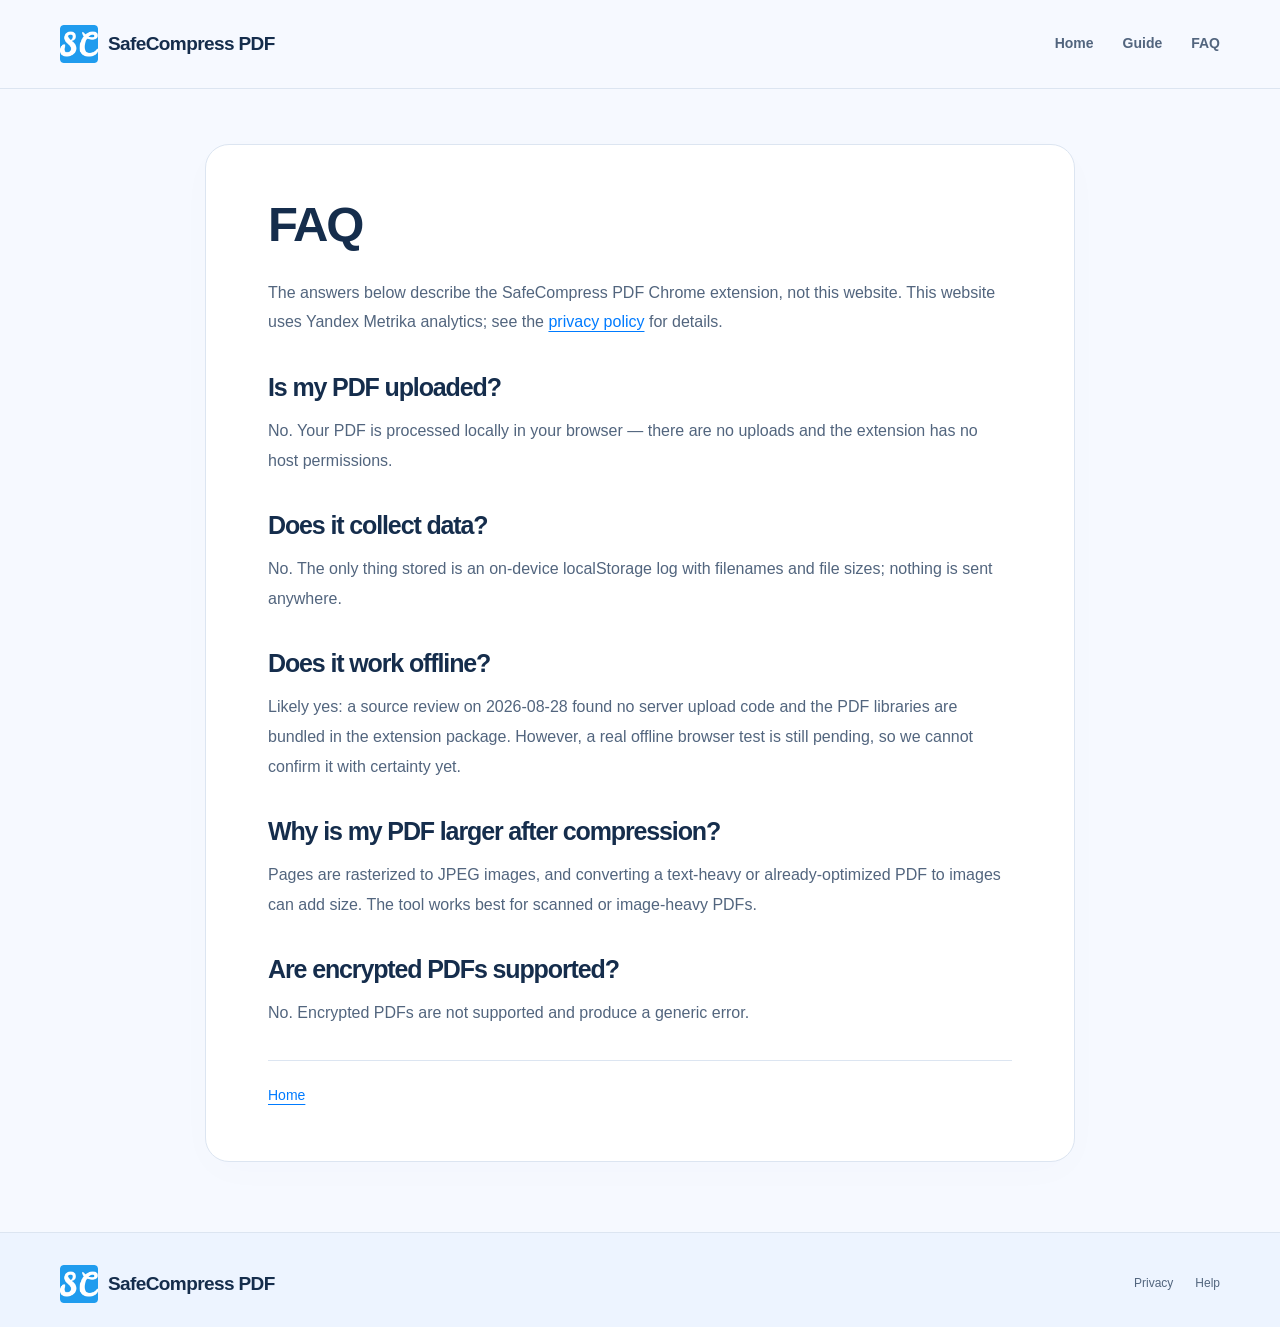
<file: faq.html>
<!doctype html>
<html lang="en">
<head>
<meta charset="utf-8">
<meta name="viewport" content="width=device-width,initial-scale=1">
<title>FAQ — SafeCompress PDF</title>
<meta name="description" content="Answers about SafeCompress PDF: no uploads, local browser processing, why text PDFs may get larger, and known limitations such as encrypted PDFs.">
<link rel="canonical" href="https://safecompress-pdf.github.io/faq.html">
<link rel="stylesheet" href="assets/site.css">
<link rel="icon" type="image/png" sizes="48x48" href="assets/icon48.png">
</head>
<body class="article-page">
<!-- [ДОПОЛНЕНИЕ ИИ] visual shell -->
<a class="skip-link" href="#main">Skip to main content</a>
<header class="site-header">
  <div class="container header-inner">
    <a class="brand" href="index.html"><img class="brand-icon" src="assets/icon128.png" width="38" height="38" alt="">SafeCompress PDF</a>
    <nav class="header-nav" aria-label="Main navigation">
      <a href="index.html">Home</a>
      <a href="how-to-compress-pdf/index.html">Guide</a>
      <a href="faq.html">FAQ</a>
    </nav>
  </div>
</header>
<main id="main" class="container article-shell">
<article class="article-card">
<h1>FAQ</h1>
<!-- [ДОПОЛНЕНИЕ ИИ] Scope existing FAQ answers to the extension. -->
<p>The answers below describe the SafeCompress PDF Chrome extension, not this website. This website uses Yandex Metrika analytics; see the <a href="privacy.html">privacy policy</a> for details.</p>
<script type="application/ld+json">
{
 "@context": "https://schema.org",
 "@type": "FAQPage",
 "mainEntity": [
  {"@type":"Question","name":"Is my PDF uploaded?","acceptedAnswer":{"@type":"Answer","text":"No. Your PDF is processed locally in your browser — there are no uploads and the extension has no host permissions."}},
  {"@type":"Question","name":"Does it collect data?","acceptedAnswer":{"@type":"Answer","text":"No. The only thing stored is an on-device localStorage log with filenames and file sizes; nothing is sent anywhere."}},
  {"@type":"Question","name":"Does it work offline?","acceptedAnswer":{"@type":"Answer","text":"Likely yes: a source review on 2026-08-28 found no server upload code and the PDF libraries are bundled in the extension package. However, a real offline browser test is still pending, so we cannot confirm it with certainty yet."}},
  {"@type":"Question","name":"Why is my PDF larger after compression?","acceptedAnswer":{"@type":"Answer","text":"Pages are rasterized to JPEG images, and converting a text-heavy or already-optimized PDF to images can add size. The tool works best for scanned or image-heavy PDFs."}},
  {"@type":"Question","name":"Are encrypted PDFs supported?","acceptedAnswer":{"@type":"Answer","text":"No. Encrypted PDFs are not supported and produce a generic error."}}
 ]
}
</script>
<h2>Is my PDF uploaded?</h2><p>No. Your PDF is processed locally in your browser — there are no uploads and the extension has no host permissions.</p>
<h2>Does it collect data?</h2><p>No. The only thing stored is an on-device localStorage log with filenames and file sizes; nothing is sent anywhere.</p>
<h2>Does it work offline?</h2><p>Likely yes: a source review on 2026-08-28 found no server upload code and the PDF libraries are bundled in the extension package. However, a real offline browser test is still pending, so we cannot confirm it with certainty yet.</p>
<h2>Why is my PDF larger after compression?</h2><p>Pages are rasterized to JPEG images, and converting a text-heavy or already-optimized PDF to images can add size. The tool works best for scanned or image-heavy PDFs.</p>
<h2>Are encrypted PDFs supported?</h2><p>No. Encrypted PDFs are not supported and produce a generic error.</p>
<p><a href="index.html">Home</a></p>
</article>
</main>
<footer class="site-footer">
  <div class="container footer-inner">
    <a class="brand" href="index.html"><img class="brand-icon" src="assets/icon128.png" width="38" height="38" alt="">SafeCompress PDF</a>
    <div class="footer-links">
      <a href="privacy.html">Privacy</a>
      <a href="help.html">Help</a>
    </div>
  </div>
</footer>
<!-- [ДОПОЛНЕНИЕ ИИ] Website analytics integration. -->
<!-- Yandex.Metrika counter -->
<script type="text/javascript">
    (function(m,e,t,r,i,k,a){
        m[i]=m[i]||function(){(m[i].a=m[i].a||[]).push(arguments)};
        m[i].l=1*new Date();
        for (var j = 0; j < document.scripts.length; j++) {if (document.scripts[j].src === r) { return; }}
        k=e.createElement(t),a=e.getElementsByTagName(t)[0],k.async=1,k.src=r,a.parentNode.insertBefore(k,a)
    })(window, document,'script','https://mc.yandex.ru/metrika/tag.js?id=112760352', 'ym');

    ym(112760352, 'init', {ssr:true, webvisor:true, clickmap:true, referrer: document.referrer, url: location.href, accurateTrackBounce:true, trackLinks:true});
</script>
<noscript><div><img src="https://mc.yandex.ru/watch/112760352" style="position:absolute; left:-9999px;" alt="" /></div></noscript>
<!-- /Yandex.Metrika counter -->
</body>
</html>
</file>
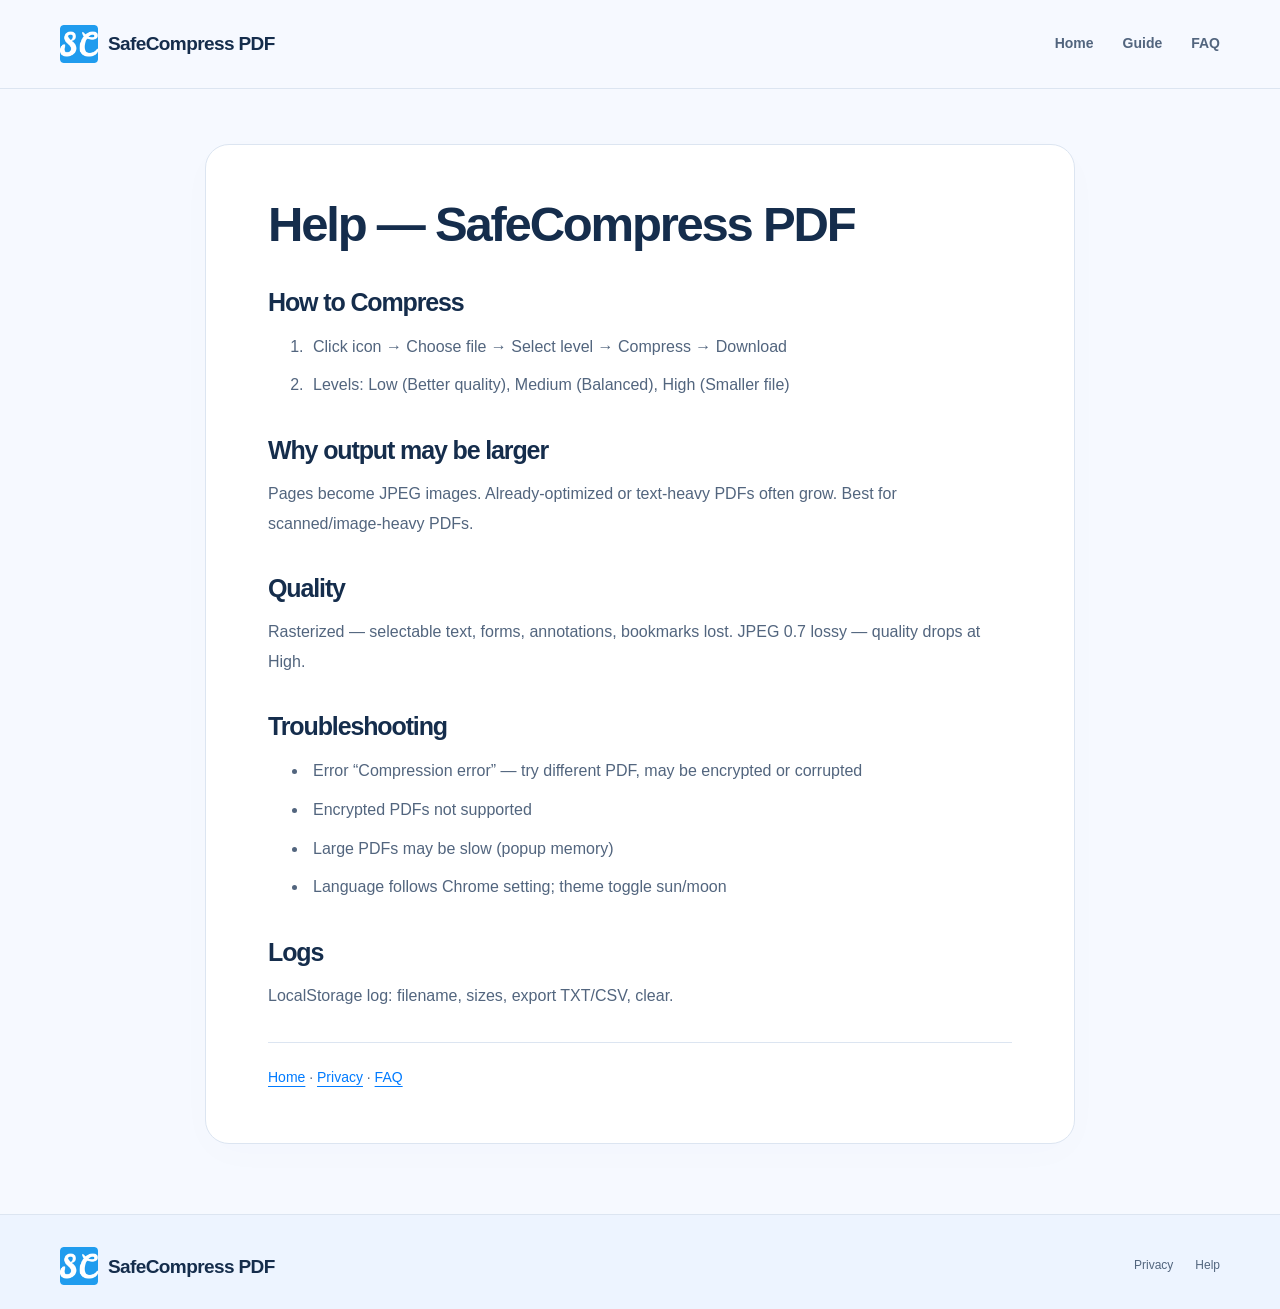
<file: help.html>
<!doctype html>
<html lang="en">
<head>
<meta charset="utf-8">
<meta name="viewport" content="width=device-width,initial-scale=1">
<title>Help — SafeCompress PDF</title>
<meta name="description" content="How to use SafeCompress PDF: compression levels, why some PDFs get larger, quality trade-offs, troubleshooting, and managing the local history log.">
<link rel="canonical" href="https://safecompress-pdf.github.io/help.html">
<link rel="stylesheet" href="assets/site.css">
<link rel="icon" type="image/png" sizes="48x48" href="assets/icon48.png">
</head>
<body class="article-page">
<!-- [ДОПОЛНЕНИЕ ИИ] visual shell -->
<a class="skip-link" href="#main">Skip to main content</a>
<header class="site-header">
  <div class="container header-inner">
    <a class="brand" href="index.html"><img class="brand-icon" src="assets/icon128.png" width="38" height="38" alt="">SafeCompress PDF</a>
    <nav class="header-nav" aria-label="Main navigation">
      <a href="index.html">Home</a>
      <a href="how-to-compress-pdf/index.html">Guide</a>
      <a href="faq.html">FAQ</a>
    </nav>
  </div>
</header>
<main id="main" class="container article-shell">
<article class="article-card">
<h1>Help — SafeCompress PDF</h1>
<h2>How to Compress</h2>
<ol>
<li>Click icon → Choose file → Select level → Compress → Download</li>
<li>Levels: Low (Better quality), Medium (Balanced), High (Smaller file)</li>
</ol>
<h2>Why output may be larger</h2>
<p>Pages become JPEG images. Already-optimized or text-heavy PDFs often grow. Best for scanned/image-heavy PDFs.</p>
<h2>Quality</h2>
<p>Rasterized — selectable text, forms, annotations, bookmarks lost. JPEG 0.7 lossy — quality drops at High.</p>
<h2>Troubleshooting</h2>
<ul>
<li>Error “Compression error” — try different PDF, may be encrypted or corrupted</li>
<li>Encrypted PDFs not supported</li>
<li>Large PDFs may be slow (popup memory)</li>
<li>Language follows Chrome setting; theme toggle sun/moon</li>
</ul>
<h2>Logs</h2>
<p>LocalStorage log: filename, sizes, export TXT/CSV, clear.</p>
<p><a href="index.html">Home</a> · <a href="privacy.html">Privacy</a> · <a href="faq.html">FAQ</a></p>
</article>
</main>
<footer class="site-footer">
  <div class="container footer-inner">
    <a class="brand" href="index.html"><img class="brand-icon" src="assets/icon128.png" width="38" height="38" alt="">SafeCompress PDF</a>
    <div class="footer-links">
      <a href="privacy.html">Privacy</a>
      <a href="help.html">Help</a>
    </div>
  </div>
</footer>
<!-- [ДОПОЛНЕНИЕ ИИ] Website analytics integration. -->
<!-- Yandex.Metrika counter -->
<script type="text/javascript">
    (function(m,e,t,r,i,k,a){
        m[i]=m[i]||function(){(m[i].a=m[i].a||[]).push(arguments)};
        m[i].l=1*new Date();
        for (var j = 0; j < document.scripts.length; j++) {if (document.scripts[j].src === r) { return; }}
        k=e.createElement(t),a=e.getElementsByTagName(t)[0],k.async=1,k.src=r,a.parentNode.insertBefore(k,a)
    })(window, document,'script','https://mc.yandex.ru/metrika/tag.js?id=112760352', 'ym');

    ym(112760352, 'init', {ssr:true, webvisor:true, clickmap:true, referrer: document.referrer, url: location.href, accurateTrackBounce:true, trackLinks:true});
</script>
<noscript><div><img src="https://mc.yandex.ru/watch/112760352" style="position:absolute; left:-9999px;" alt="" /></div></noscript>
<!-- /Yandex.Metrika counter -->
</body>
</html>
</file>
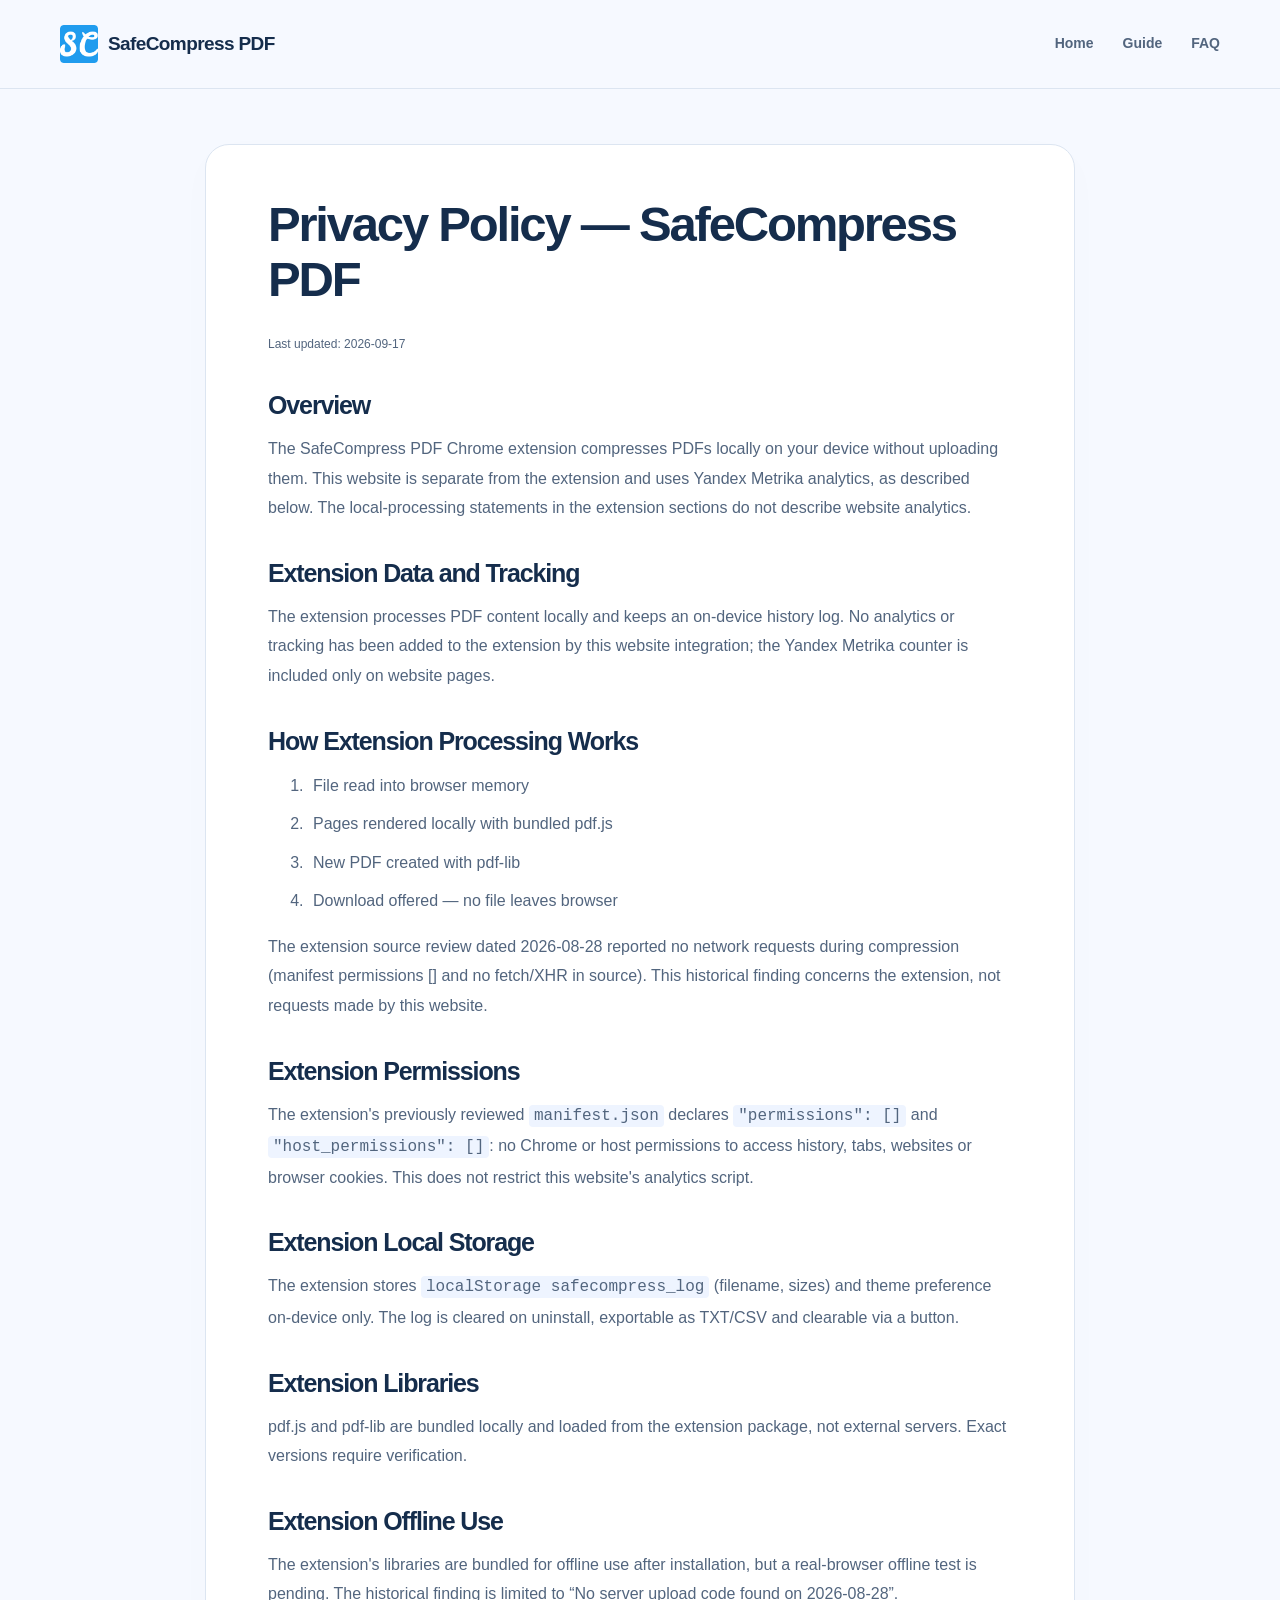
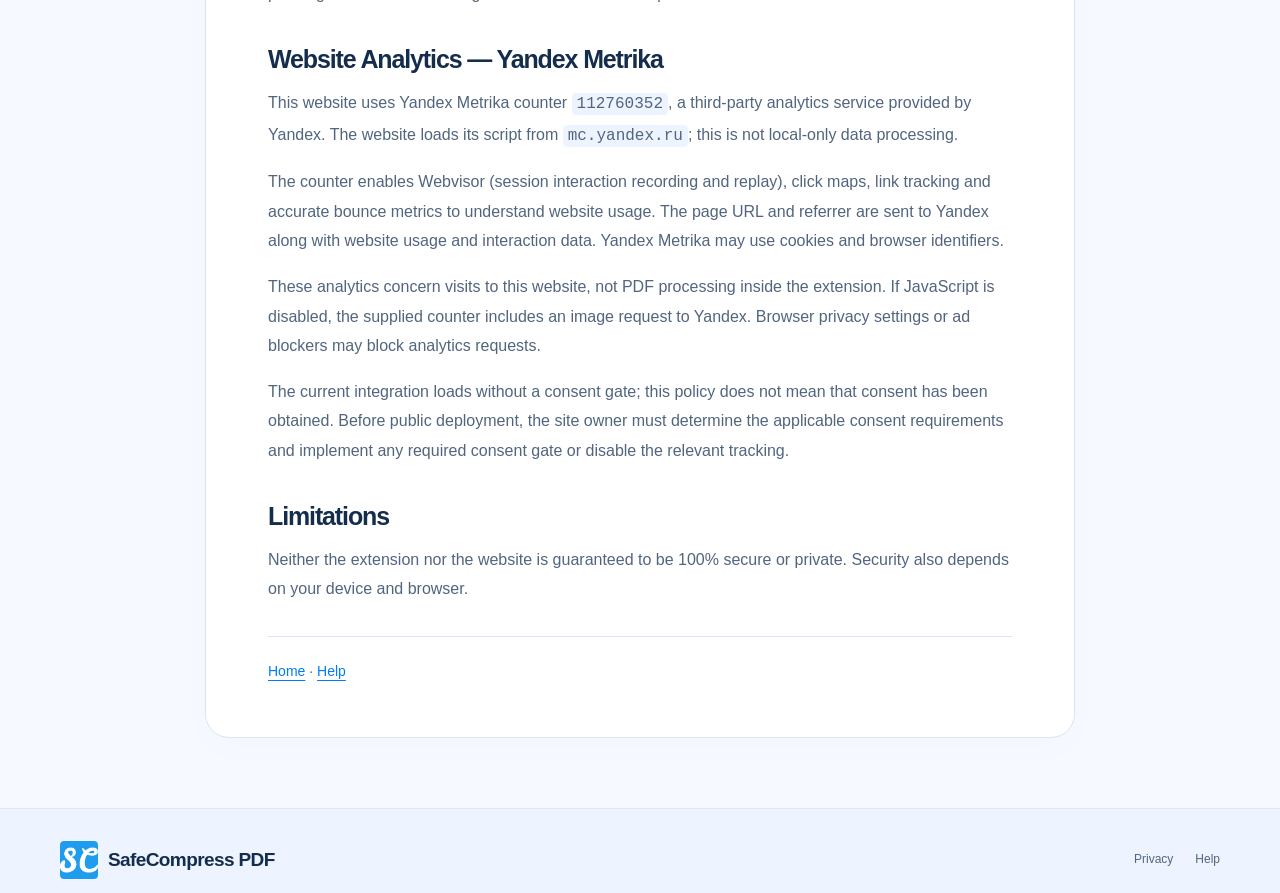
<file: privacy.html>
<!doctype html>
<html lang="en">
<head>
<meta charset="utf-8">
<meta name="viewport" content="width=device-width,initial-scale=1">
<title>Privacy — SafeCompress PDF</title>
<meta name="description" content="SafeCompress PDF privacy: the extension processes PDFs locally without added tracking; this website uses Yandex Metrika analytics and Webvisor session replay.">
<link rel="canonical" href="https://safecompress-pdf.github.io/privacy.html">
<link rel="stylesheet" href="assets/site.css">
<link rel="icon" type="image/png" sizes="48x48" href="assets/icon48.png">
</head>
<body class="article-page">
<!-- [ДОПОЛНЕНИЕ ИИ] visual shell -->
<a class="skip-link" href="#main">Skip to main content</a>
<header class="site-header">
  <div class="container header-inner">
    <a class="brand" href="index.html"><img class="brand-icon" src="assets/icon128.png" width="38" height="38" alt="">SafeCompress PDF</a>
    <nav class="header-nav" aria-label="Main navigation">
      <a href="index.html">Home</a>
      <a href="how-to-compress-pdf/index.html">Guide</a>
      <a href="faq.html">FAQ</a>
    </nav>
  </div>
</header>
<main id="main" class="container article-shell">
<article class="article-card">
<h1>Privacy Policy — SafeCompress PDF</h1>
<!-- [ДОПОЛНЕНИЕ ИИ] Clarify extension-only claims and website analytics. -->
<p class="small">Last updated: 2026-09-17</p>
<h2>Overview</h2>
<p>The SafeCompress PDF Chrome extension compresses PDFs locally on your device without uploading them. This website is separate from the extension and uses Yandex Metrika analytics, as described below. The local-processing statements in the extension sections do not describe website analytics.</p>
<h2>Extension Data and Tracking</h2>
<p>The extension processes PDF content locally and keeps an on-device history log. No analytics or tracking has been added to the extension by this website integration; the Yandex Metrika counter is included only on website pages.</p>
<h2>How Extension Processing Works</h2>
<ol>
<li>File read into browser memory</li>
<li>Pages rendered locally with bundled pdf.js</li>
<li>New PDF created with pdf-lib</li>
<li>Download offered — no file leaves browser</li>
</ol>
<p>The extension source review dated 2026-08-28 reported no network requests during compression (manifest permissions [] and no fetch/XHR in source). This historical finding concerns the extension, not requests made by this website.</p>
<h2>Extension Permissions</h2>
<p>The extension's previously reviewed <code>manifest.json</code> declares <code>"permissions": []</code> and <code>"host_permissions": []</code>: no Chrome or host permissions to access history, tabs, websites or browser cookies. This does not restrict this website's analytics script.</p>
<h2>Extension Local Storage</h2>
<p>The extension stores <code>localStorage safecompress_log</code> (filename, sizes) and theme preference on-device only. The log is cleared on uninstall, exportable as TXT/CSV and clearable via a button.</p>
<h2>Extension Libraries</h2>
<p>pdf.js and pdf-lib are bundled locally and loaded from the extension package, not external servers. Exact versions require verification.</p>
<h2>Extension Offline Use</h2>
<p>The extension's libraries are bundled for offline use after installation, but a real-browser offline test is pending. The historical finding is limited to “No server upload code found on 2026-08-28”.</p>
<!-- [ДОПОЛНЕНИЕ ИИ] Website analytics section. -->
<section aria-labelledby="website-analytics">
<h2 id="website-analytics">Website Analytics — Yandex Metrika</h2>
<p>This website uses Yandex Metrika counter <code>112760352</code>, a third-party analytics service provided by Yandex. The website loads its script from <code>mc.yandex.ru</code>; this is not local-only data processing.</p>
<p>The counter enables Webvisor (session interaction recording and replay), click maps, link tracking and accurate bounce metrics to understand website usage. The page URL and referrer are sent to Yandex along with website usage and interaction data. Yandex Metrika may use cookies and browser identifiers.</p>
<p>These analytics concern visits to this website, not PDF processing inside the extension. If JavaScript is disabled, the supplied counter includes an image request to Yandex. Browser privacy settings or ad blockers may block analytics requests.</p>
<p>The current integration loads without a consent gate; this policy does not mean that consent has been obtained. Before public deployment, the site owner must determine the applicable consent requirements and implement any required consent gate or disable the relevant tracking.</p>
</section>
<h2>Limitations</h2>
<p>Neither the extension nor the website is guaranteed to be 100% secure or private. Security also depends on your device and browser.</p>
<p><a href="index.html">Home</a> · <a href="help.html">Help</a></p>
</article>
</main>
<footer class="site-footer">
  <div class="container footer-inner">
    <a class="brand" href="index.html"><img class="brand-icon" src="assets/icon128.png" width="38" height="38" alt="">SafeCompress PDF</a>
    <div class="footer-links">
      <a href="privacy.html">Privacy</a>
      <a href="help.html">Help</a>
    </div>
  </div>
</footer>
<!-- [ДОПОЛНЕНИЕ ИИ] Website analytics integration. -->
<!-- Yandex.Metrika counter -->
<script type="text/javascript">
    (function(m,e,t,r,i,k,a){
        m[i]=m[i]||function(){(m[i].a=m[i].a||[]).push(arguments)};
        m[i].l=1*new Date();
        for (var j = 0; j < document.scripts.length; j++) {if (document.scripts[j].src === r) { return; }}
        k=e.createElement(t),a=e.getElementsByTagName(t)[0],k.async=1,k.src=r,a.parentNode.insertBefore(k,a)
    })(window, document,'script','https://mc.yandex.ru/metrika/tag.js?id=112760352', 'ym');

    ym(112760352, 'init', {ssr:true, webvisor:true, clickmap:true, referrer: document.referrer, url: location.href, accurateTrackBounce:true, trackLinks:true});
</script>
<noscript><div><img src="https://mc.yandex.ru/watch/112760352" style="position:absolute; left:-9999px;" alt="" /></div></noscript>
<!-- /Yandex.Metrika counter -->
</body>
</html>
</file>
<file: assets/site.css>
/* [ДОПОЛНЕНИЕ ИИ] Shared visual design; no external assets or dependencies. */
:root{--ink:#152d4c;--muted:#52657e;--primary:#007bff;--blue-tint:#e7f1ff;--paper:#f6f9ff;--line:#dce5f1;--white:#fff;--radius:24px}*{box-sizing:border-box}html{scroll-behavior:smooth;scroll-padding-top:100px}body{margin:0;background:var(--paper);color:var(--ink);font:16px/1.65 'Segoe UI',Arial,sans-serif}a{color:var(--primary);text-underline-offset:4px}button,a,summary{-webkit-tap-highlight-color:transparent}a:focus-visible,summary:focus-visible{outline:3px solid #be7a28;outline-offset:5px}img,svg{max-width:100%}h1,h2,h3,p{margin-top:0}h1,h2,h3{line-height:1.12;letter-spacing:-.045em}p{color:var(--muted)}.container{width:min(1160px,calc(100% - 64px));margin-inline:auto}.skip-link{position:fixed;top:-100px;left:20px;z-index:50;background:white;padding:12px 20px}.skip-link:focus{top:12px}.site-header{border-bottom:1px solid var(--line);background:rgba(246,249,255,.96);position:sticky;top:0;z-index:20;backdrop-filter:blur(14px)}.header-inner{min-height:88px;display:flex;align-items:center;justify-content:space-between;gap:24px}.brand{display:inline-flex;align-items:center;gap:10px;text-decoration:none;color:var(--ink);font-size:19px;font-weight:750;letter-spacing:-.6px;white-space:nowrap}.brand-mark{display:grid;place-items:center;width:36px;height:40px;border-radius:10px 10px 15px 15px;background:var(--primary);color:white;font-size:23px;font-weight:650;letter-spacing:-3px;padding-right:3px}.header-nav{display:flex;align-items:center;gap:29px}.header-nav a{text-decoration:none;font-size:14px;font-weight:600;color:var(--muted)}.header-nav a:hover{color:var(--primary)}.header-nav .nav-cta{background:var(--ink);color:white;padding:11px 20px;border-radius:100px}.hero{padding:76px 0 64px;display:grid;grid-template-columns:1.05fr 1fr;gap:58px;align-items:center}.eyebrow{display:inline-flex;align-items:center;gap:10px;text-transform:uppercase;letter-spacing:.16em;font-size:11px;font-weight:750;color:var(--primary);margin-bottom:24px}.dot{width:7px;height:7px;display:inline-block;background:#007bff;border-radius:50%}.hero h1{font-size:clamp(46px,5.1vw,68px);font-weight:650;margin-bottom:24px;line-height:1.04;letter-spacing:-.065em}.hero h1 span{color:var(--primary)}.hero-lead{font-size:18px;line-height:1.7;max-width:430px;margin-bottom:28px}.actions{display:flex;flex-wrap:wrap;gap:12px;align-items:center}.button{display:inline-flex;align-items:center;justify-content:center;gap:12px;padding:14px 23px;border-radius:12px;text-decoration:none;font-size:14px;font-weight:650;border:1px solid transparent;transition:background .18s,transform .18s}.button:hover{transform:translateY(-2px)}.button-primary{background:var(--primary);color:white;box-shadow:0 5px 14px #007bff16}.button-primary:hover{background:#0056b3}.button-secondary{border-color:#cbd9eb;background:transparent;color:var(--ink)}.hero-note{font-size:12px;margin:17px 0 0;display:flex;align-items:center;gap:8px}.hero-note svg{width:14px;height:14px}.hero-visual{position:relative;padding:38px 25px 45px;background:#e5f1ff;border:1px solid #d5e4f7;border-radius:32px;isolation:isolate}.hero-visual::before{content:'';position:absolute;inset:0;background-image:radial-gradient(#9dbbdf 1px,transparent 1px);background-size:20px 20px;opacity:.3;z-index:-1;border-radius:32px}.preview-topline{display:flex;justify-content:space-between;color:#486588;font:10px/1.4 Consolas,monospace;text-transform:uppercase;letter-spacing:.14em;padding:0 3px 22px}.preview-window{background:white;border:1px solid #d0dff1;border-radius:17px;box-shadow:0 22px 45px #264d8020;overflow:hidden;transform:rotate(-2deg)}.window-bar{display:flex;justify-content:space-between;align-items:center;padding:17px 20px;border-bottom:1px solid #e8eff8}.window-brand{display:flex;align-items:center;gap:8px;font-size:12px;font-weight:700}.window-dots{color:#9caec5;letter-spacing:3px}.window-body{padding:27px 25px}.file-illustration{display:flex;align-items:center;gap:15px;background:#f3f8ff;border:1px solid #dbe7f6;border-radius:12px;padding:17px}.pdf-icon{position:relative;width:42px;height:53px;border:1.5px solid #abc7eb;border-radius:6px;background:#eaf3ff;display:flex;align-items:end;justify-content:center;padding-bottom:8px;color:#24548c;font:700 10px/1 Consolas,monospace}.pdf-icon:before{content:'';position:absolute;top:-1px;right:-1px;border-left:13px solid #cfdef4;border-top:13px solid white}.file-name{font-size:13px;font-weight:650}.file-sub{font-size:11px;color:#64768c;margin-top:3px}.setting-label{display:flex;justify-content:space-between;margin:23px 0 10px;font-size:11px;font-weight:650}.setting-label span{color:var(--primary)}.quality-options{display:grid;grid-template-columns:repeat(3,1fr);gap:7px}.quality-options span{text-align:center;font-size:10px;padding:10px 2px;border:1px solid #d8e2ef;border-radius:7px;color:#576d87}.quality-options .selected{background:#e5f0ff;border-color:#6a9edb;color:#0056b3}.preview-action{background:var(--primary);color:white;text-align:center;padding:12px;border-radius:8px;margin-top:19px;font-size:12px;font-weight:650}.preview-caption{text-align:center;font-size:10px;color:#59718e;margin:12px 0 0}.local-badge{position:absolute;right:8px;bottom:22px;display:flex;align-items:center;gap:10px;background:#fff;border:1px solid #d2e2f7;padding:12px 17px;border-radius:12px;box-shadow:0 8px 24px #183e7010;font-size:11px;font-weight:600;transform:rotate(3deg)}.local-badge svg{width:25px;height:25px;color:var(--primary)}.trust-strip{display:grid;grid-template-columns:repeat(4,1fr);padding:25px 0;border-top:1px solid var(--line);border-bottom:1px solid var(--line);gap:20px}.trust-strip span{display:flex;align-items:center;justify-content:center;gap:10px;font-size:12px;font-weight:600;color:#4b6382}.trust-strip svg{width:18px;height:18px;stroke:#3972b2}.section{padding:84px 0}.section-heading{display:flex;justify-content:space-between;align-items:end;gap:30px;margin-bottom:34px}.section-heading h2,.split-heading h2{font-size:clamp(32px,3.5vw,44px);font-weight:600;margin-bottom:0}.section-heading p{max-width:315px;font-size:14px;margin:0}.section-label{display:block;font-size:10px;font-weight:750;letter-spacing:.17em;color:var(--primary);margin-bottom:13px;text-transform:uppercase}.feature-grid{display:grid;grid-template-columns:1.2fr 1fr 1fr;gap:18px}.feature-card{padding:31px 28px;border:1px solid var(--line);border-radius:var(--radius);background:#fff;display:flex;flex-direction:column;min-height:295px}.feature-card.feature-dark{background:var(--ink);color:white;border-color:var(--ink)}.feature-icon{display:grid;place-items:center;width:43px;height:43px;background:#ecf4ff;border:1px solid #d5e5f8;border-radius:12px;margin-bottom:33px;color:var(--primary)}.feature-icon svg{width:21px;height:21px}.feature-dark .feature-icon{background:#244669;color:#b6dcff;border-color:#3e638c}.feature-card h3{font-size:23px;letter-spacing:-.03em;margin-bottom:12px;font-weight:600}.feature-card p{font-size:14px;line-height:1.75;flex:1}.feature-dark p{color:#c1d3e9}.text-link{font-size:12px;font-weight:650;text-decoration:none;display:flex;align-items:center;justify-content:space-between}.feature-dark a{color:#c2e0ff}.how-section{background:#eaf3ff;border-block:1px solid #d8e6f8}.steps{display:grid;grid-template-columns:repeat(4,1fr);gap:28px;list-style:none;padding:0;margin:38px 0 27px;counter-reset:steps}.steps li{counter-increment:steps;position:relative;border-top:1px solid #b6cdec;padding-top:23px}.steps li::before{content:'0' counter(steps);display:block;color:#426eaa;font:12px/1 Consolas,monospace;letter-spacing:.1em;margin-bottom:23px}.steps h3{font-size:21px;font-weight:600;margin-bottom:11px}.steps p{font-size:13px}.note-panel{display:flex;gap:12px;align-items:start;border:1px solid #c1d7f1;background:#f3f8ff;border-radius:12px;padding:15px 19px;font-size:12px;color:#375778}.note-panel svg{width:18px;height:18px;flex-shrink:0}.note-panel p{margin:0;color:inherit}.fit-grid{display:grid;grid-template-columns:1fr 1fr;gap:20px}.fit-card{padding:30px;border:1px solid var(--line);border-radius:var(--radius);background:white}.fit-card.caution{background:#f8f1e4;border-color:#e5d9c2}.fit-heading{display:flex;align-items:center;gap:11px;margin-bottom:22px}.fit-heading h3{font-size:22px;font-weight:600;margin:0}.fit-heading svg{width:22px;height:22px;color:var(--primary)}.caution .fit-heading svg{color:#986e2e}.check-list{list-style:none;padding:0;margin:0}.check-list li{padding:10px 0;border-bottom:1px solid #e4edf8;display:flex;gap:12px;color:#50657f;font-size:14px}.check-list li:last-child{border:0}.check-list li:before{content:'✓';color:var(--primary)}.caution .check-list li{border-color:#e8decc}.caution .check-list li:before{content:'–';color:#986e2e}.faq-section{padding-top:0}.faq-layout{display:grid;grid-template-columns:.85fr 1.15fr;gap:80px}.split-heading p{margin-top:22px;font-size:14px;max-width:280px}.split-heading>a{font-size:13px;font-weight:600}.faq-list details{border-bottom:1px solid var(--line)}.faq-list details:first-child{border-top:1px solid var(--line)}.faq-list summary{cursor:pointer;list-style:none;display:flex;gap:24px;justify-content:space-between;padding:22px 0;font-size:15px;font-weight:600;line-height:1.5}.faq-list summary::-webkit-details-marker{display:none}.faq-list summary::after{content:'+';font-size:21px;color:var(--primary);line-height:1;flex-shrink:0}.faq-list details[open] summary::after{content:'−'}.faq-list details p{font-size:14px;padding-right:25px;margin-bottom:24px}.cta-panel{position:relative;display:flex;justify-content:space-between;align-items:center;gap:35px;padding:48px 55px;border-radius:var(--radius);background:var(--ink);color:white;margin-bottom:70px;overflow:hidden}.cta-panel h2{font-size:35px;font-weight:600;margin-bottom:12px}.cta-panel p{color:#c3d5ed;font-size:14px;margin:0}.cta-panel .button{background:#d5eaff;color:#103b70;white-space:nowrap}.site-footer{border-top:1px solid var(--line);padding:32px 0 24px}.footer-inner{display:flex;gap:24px;justify-content:space-between;align-items:center}.footer-links{display:flex;gap:22px;flex-wrap:wrap}.footer-links a{font-size:12px;color:var(--muted);text-decoration:none}.footer-bottom{display:flex;align-items:center;justify-content:space-between;margin-top:26px;padding-top:20px;border-top:1px solid var(--line);gap:20px;font-size:11px;color:var(--muted)}.languages{display:flex;gap:16px}.languages a{font-size:11px;color:var(--muted);text-decoration:none}.languages a[aria-current]{color:var(--primary);font-weight:750}.article-shell{padding:55px 0 70px;min-height:65vh}.article-card{max-width:870px;margin:auto;padding:52px 62px;background:#fff;border:1px solid var(--line);border-radius:var(--radius);box-shadow:0 10px 40px #103b7004}.article-card h1{font-size:clamp(34px,4vw,49px);font-weight:650;margin-bottom:26px;max-width:700px}.article-card h2{font-size:25px;margin:36px 0 15px}.article-card h3{font-size:21px;margin:29px 0 12px}.article-card p,.article-card li{color:var(--muted);line-height:1.85}.article-card li{padding-left:5px;margin-bottom:9px}.article-card a{overflow-wrap:anywhere}.article-card>p:last-child{border-top:1px solid var(--line);padding-top:22px;margin-top:32px;margin-bottom:0;font-size:14px}.article-page .site-footer{background:#edf4ff}
@media(min-width:1500px){.hero{padding-block:92px}.hero h1{font-size:72px}}
@media(max-width:1000px){.header-nav{gap:18px}.hero{gap:32px}.hero h1{font-size:54px}.hero-visual{padding:30px 18px 44px}.feature-grid{grid-template-columns:repeat(3,1fr)}.feature-card{padding:26px 22px}.faq-layout{gap:40px}.window-body{padding:20px}.hero-lead{font-size:16px}}
@media(max-width:760px){.container{width:calc(100% - 40px)}.header-inner{min-height:76px;gap:12px}.brand{font-size:17px}.brand-mark{width:30px;height:34px;font-size:21px}.header-nav{gap:16px}.header-nav .nav-detail{display:none}.header-nav .nav-cta{font-size:12px;padding:9px 13px}.hero{grid-template-columns:1fr;gap:38px;padding:45px 0 35px}.hero h1{font-size:56px;max-width:570px}.hero-lead{max-width:470px;font-size:17px}.hero-visual{max-width:470px;width:100%;margin:auto;padding:28px 27px 45px}.preview-topline{padding-bottom:18px}.trust-strip{grid-template-columns:1fr 1fr;gap:20px 8px;padding:25px 0}.trust-strip span{justify-content:start;font-size:11px}.section{padding:57px 0}.section-heading{display:block}.section-heading h2{font-size:35px}.section-heading p{margin-top:18px;max-width:440px}.feature-grid{grid-template-columns:1fr}.feature-card{min-height:0;padding:28px}.feature-icon{margin-bottom:24px}.feature-card p{margin-bottom:23px}.steps{grid-template-columns:1fr 1fr;gap:21px}.fit-grid{grid-template-columns:1fr}.faq-section{padding-top:0}.faq-layout{grid-template-columns:1fr;gap:30px}.split-heading p{max-width:100%}.cta-panel{flex-direction:column;align-items:start;padding:35px 28px;margin-bottom:45px}.cta-panel h2{font-size:32px}.footer-inner,.footer-bottom{align-items:start;flex-direction:column;gap:20px}.footer-links{gap:18px}.article-card{padding:30px 24px}.article-shell{padding:30px 0 45px}.article-page .header-nav{gap:14px}.article-page .header-nav a{font-size:12px}.article-page .header-inner{flex-wrap:wrap;padding-block:15px}.article-page .footer-inner{gap:16px}}
@media(max-width:380px){.hero h1{font-size:47px}.hero-visual{padding-inline:15px}.window-body{padding:17px}.actions .button{padding-inline:17px}.header-nav .nav-cta{padding-inline:10px}.header-inner{gap:8px}.brand{font-size:16px}.container{width:calc(100% - 32px)}.fit-card{padding:23px}.steps{gap:16px}}
@media(prefers-reduced-motion:reduce){html{scroll-behavior:auto}*,*::before,*::after{transition:none!important;animation:none!important}}

.brand-icon{width:38px;height:38px;object-fit:contain;flex-shrink:0}.window-brand .brand-icon{width:22px;height:22px}.button-primary{background:var(--primary);color:#10233e}.button-primary:hover{color:white}.section-label,.eyebrow,.hero h1 span,.text-link,.languages a[aria-current],.setting-label span{color:#0056b3}.feature-dark .text-link{color:#c2e0ff}.cta-panel .section-label{color:#b6d9ff}.article-card .small{font-size:12px}.article-card code{background:#eef4ff;padding:2px 5px;border-radius:4px}.trust-strip .locale-fact{flex-wrap:wrap;column-gap:8px;row-gap:0}.locale-fact small{width:100%;text-align:center;font-size:10px;font-weight:400}@media(max-width:760px){.brand-icon{width:30px;height:30px}.locale-fact small{text-align:left;padding-left:26px}}
</file>
